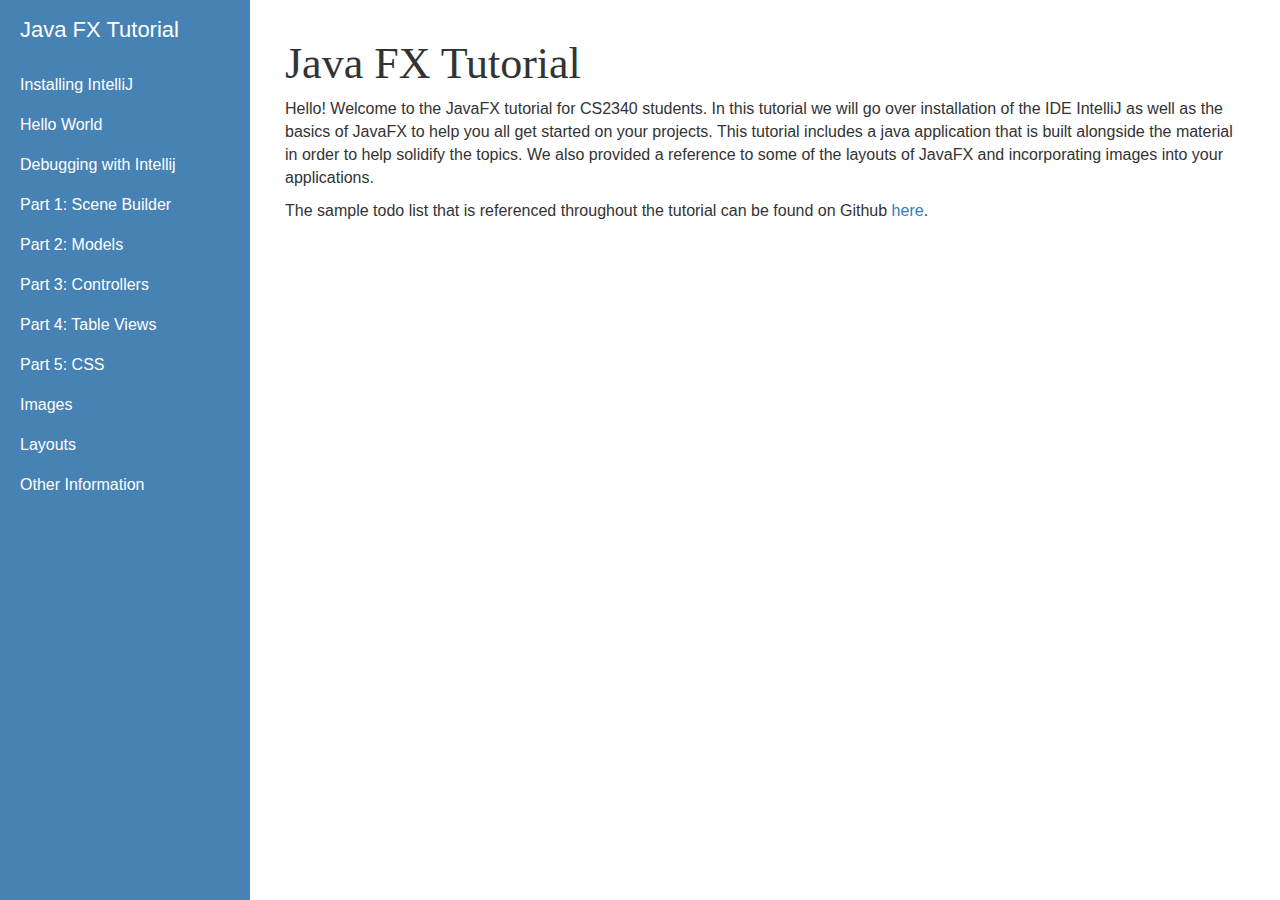
<file: index.html>
<!DOCTYPE html>
<html lang="en">

<head>

    <meta charset="utf-8">
    <meta http-equiv="X-UA-Compatible" content="IE=edge">
    <meta name="viewport" content="width=device-width, initial-scale=1">
    <meta name="description" content="">
    <meta name="author" content="">

    <title>IntelliJ Tutorial</title>
    <link rel="shortcut icon" type="image/png" href="images/intellij_icon.png" />

    <!-- Bootstrap Core CSS -->
    <link href="css/bootstrap.css" rel="stylesheet">

    <!-- Custom CSS -->
    <link href="css/simple-sidebar.css" rel="stylesheet">

    <!-- HTML5 Shim and Respond.js IE8 support of HTML5 elements and media queries -->
    <!-- WARNING: Respond.js doesn't work if you view the page via file:// -->
    <!--[if lt IE 9]>
        <script src="https://oss.maxcdn.com/libs/html5shiv/3.7.0/html5shiv.js"></script>
        <script src="https://oss.maxcdn.com/libs/respond.js/1.4.2/respond.min.js"></script>
    <![endif]-->

</head>

<body>

    <div id="wrapper">

        <!-- Sidebar -->
        <div id="sidebar-wrapper">
            <ul class="sidebar-nav">
                <li class="sidebar-brand">
                    <a href="index.html">
                        Java FX Tutorial
                    </a>
                </li>
                <li>
                    <a href="installing_intellij.html">Installing IntelliJ</a>
                </li>
                <li>
                    <a href="hello_world.html">Hello World</a>
                </li>
                <li>
                    <a href="debugging_intellij.html">Debugging with Intellij</a>
                </li>
                <li>
                    <a href="scene_builder.html">Part 1: Scene Builder</a>
                </li>
                <li>
                    <a href="models.html">Part 2: Models</a>
                </li>
                <li>
                    <a href="controllers.html">Part 3: Controllers</a>
                </li>
                <li>
                    <a href="table_view.html">Part 4: Table Views</a>
                </li>
                <li>
                    <a href="css_style_sheets.html">Part 5: CSS</a>
                </li>
                <li>
                    <a href="images.html">Images</a>
                </li>
                <li>
                    <a href="layouts.html">Layouts</a>
                </li>
                <li>
                    <a href="other.html">Other Information</a>
                </li>
            </ul>
        </div>
        <!-- /#sidebar-wrapper -->

        <!-- Page Content -->
        <div id="page-content-wrapper">
            <div class="container-fluid">
                <div class="row">
                    <div class="col-lg-12">
                        <h1>Java FX Tutorial</h1>
                        <!--<p>This template has a responsive menu toggling system. The menu will appear collapsed on smaller screens, and will appear non-collapsed on larger screens. When toggled using the button below, the menu will appear/disappear. On small screens, the page content will be pushed off canvas.</p>
                        <p>Make sure to keep all page content within the <code>#page-content-wrapper</code>.</p> -->
                        <p>Hello! Welcome to the JavaFX tutorial for CS2340 students. In this tutorial we will go over installation of the IDE IntelliJ as well as the basics of JavaFX to help you all get started on your projects. This tutorial includes a java application that is built alongside the material in order to help solidify the topics.  We also provided a reference to some of the layouts of JavaFX and incorporating images into your applications.</p>
                        <p>The sample todo list that is referenced throughout the tutorial can be found on Github <a href ="https://github.com/xgalloway/TooToDo-master" target="_blank">here</a>.</p>
                    </div>
                </div>
            </div>
        </div>
        <!-- /#page-content-wrapper -->

    </div>
    <!-- /#wrapper -->

    <!-- jQuery -->
    <script src="js/jquery.js"></script>

    <!-- Bootstrap Core JavaScript -->
    <script src="js/bootstrap.min.js"></script>

    <!-- Menu Toggle Script -->
    <script>
    $("#menu-toggle").click(function(e) {
        e.preventDefault();
        $("#wrapper").toggleClass("toggled");
    });
    </script>

</body>

</html>
</file>
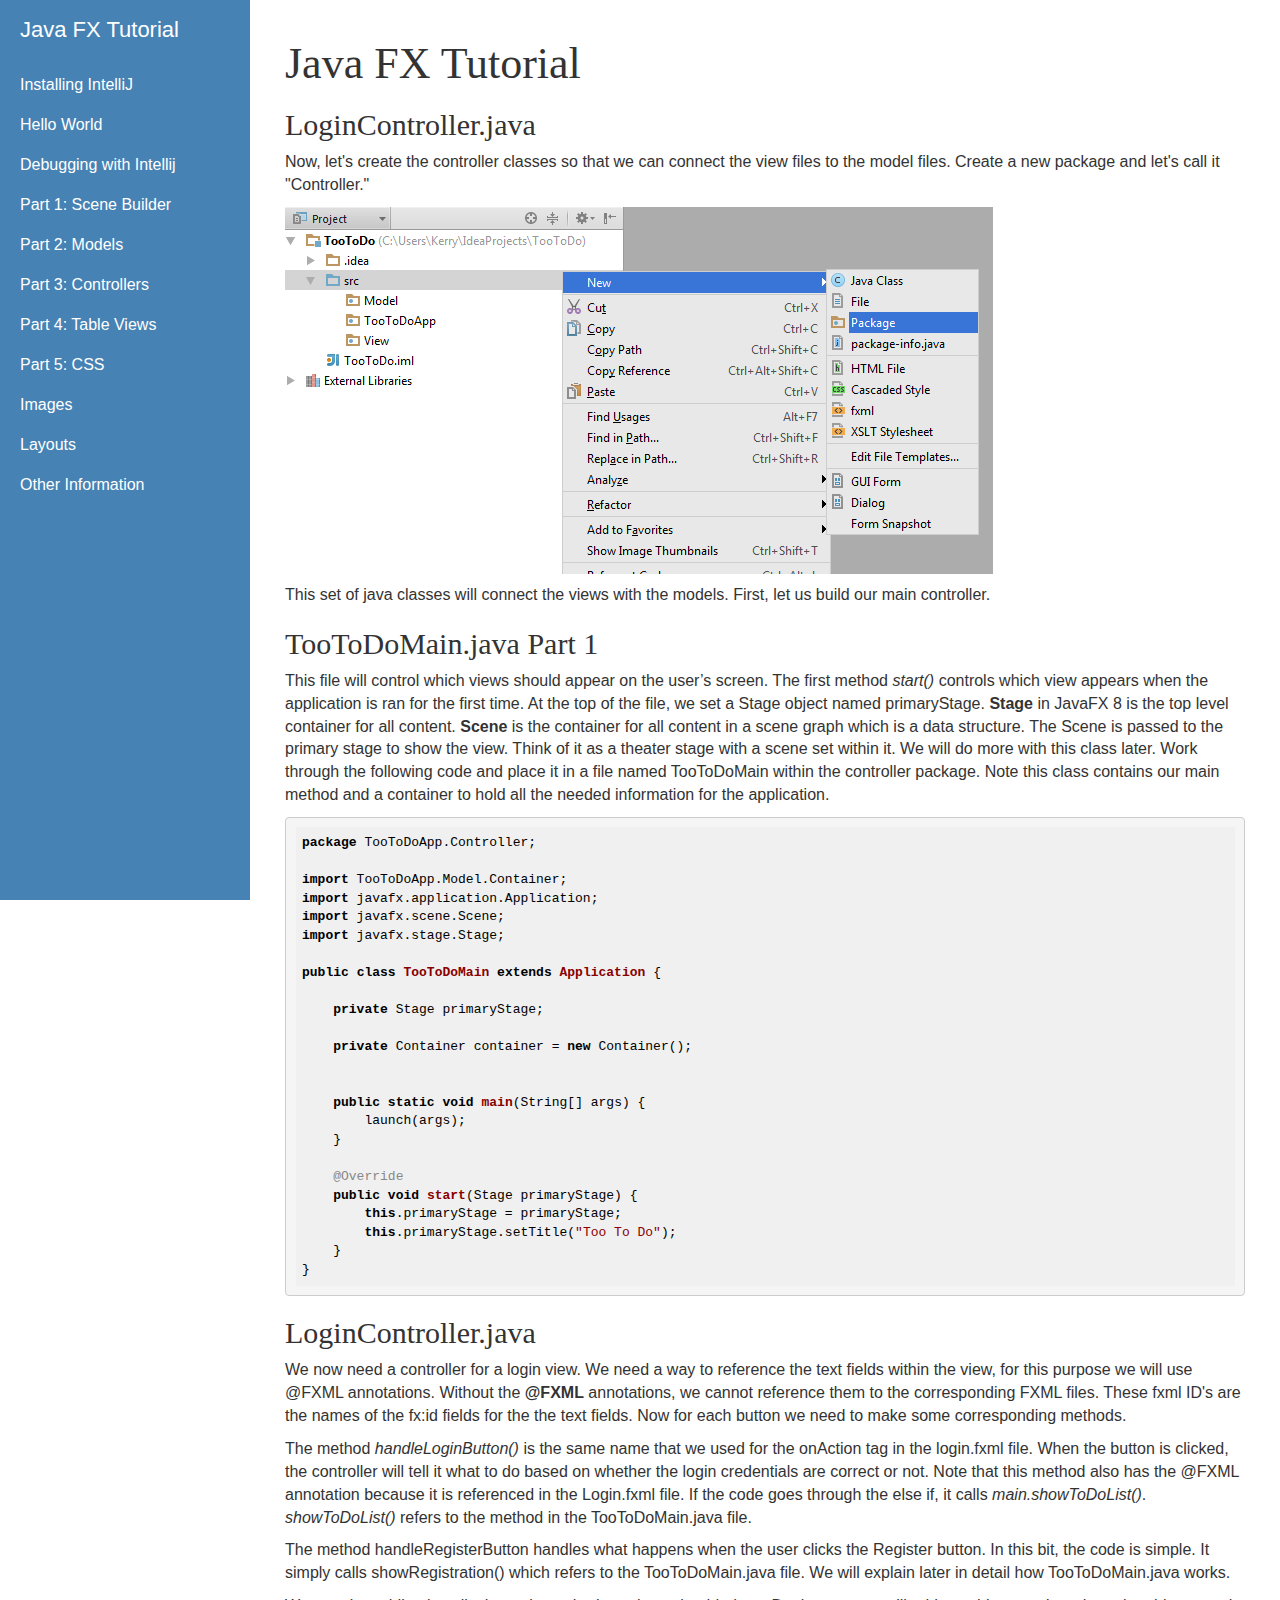
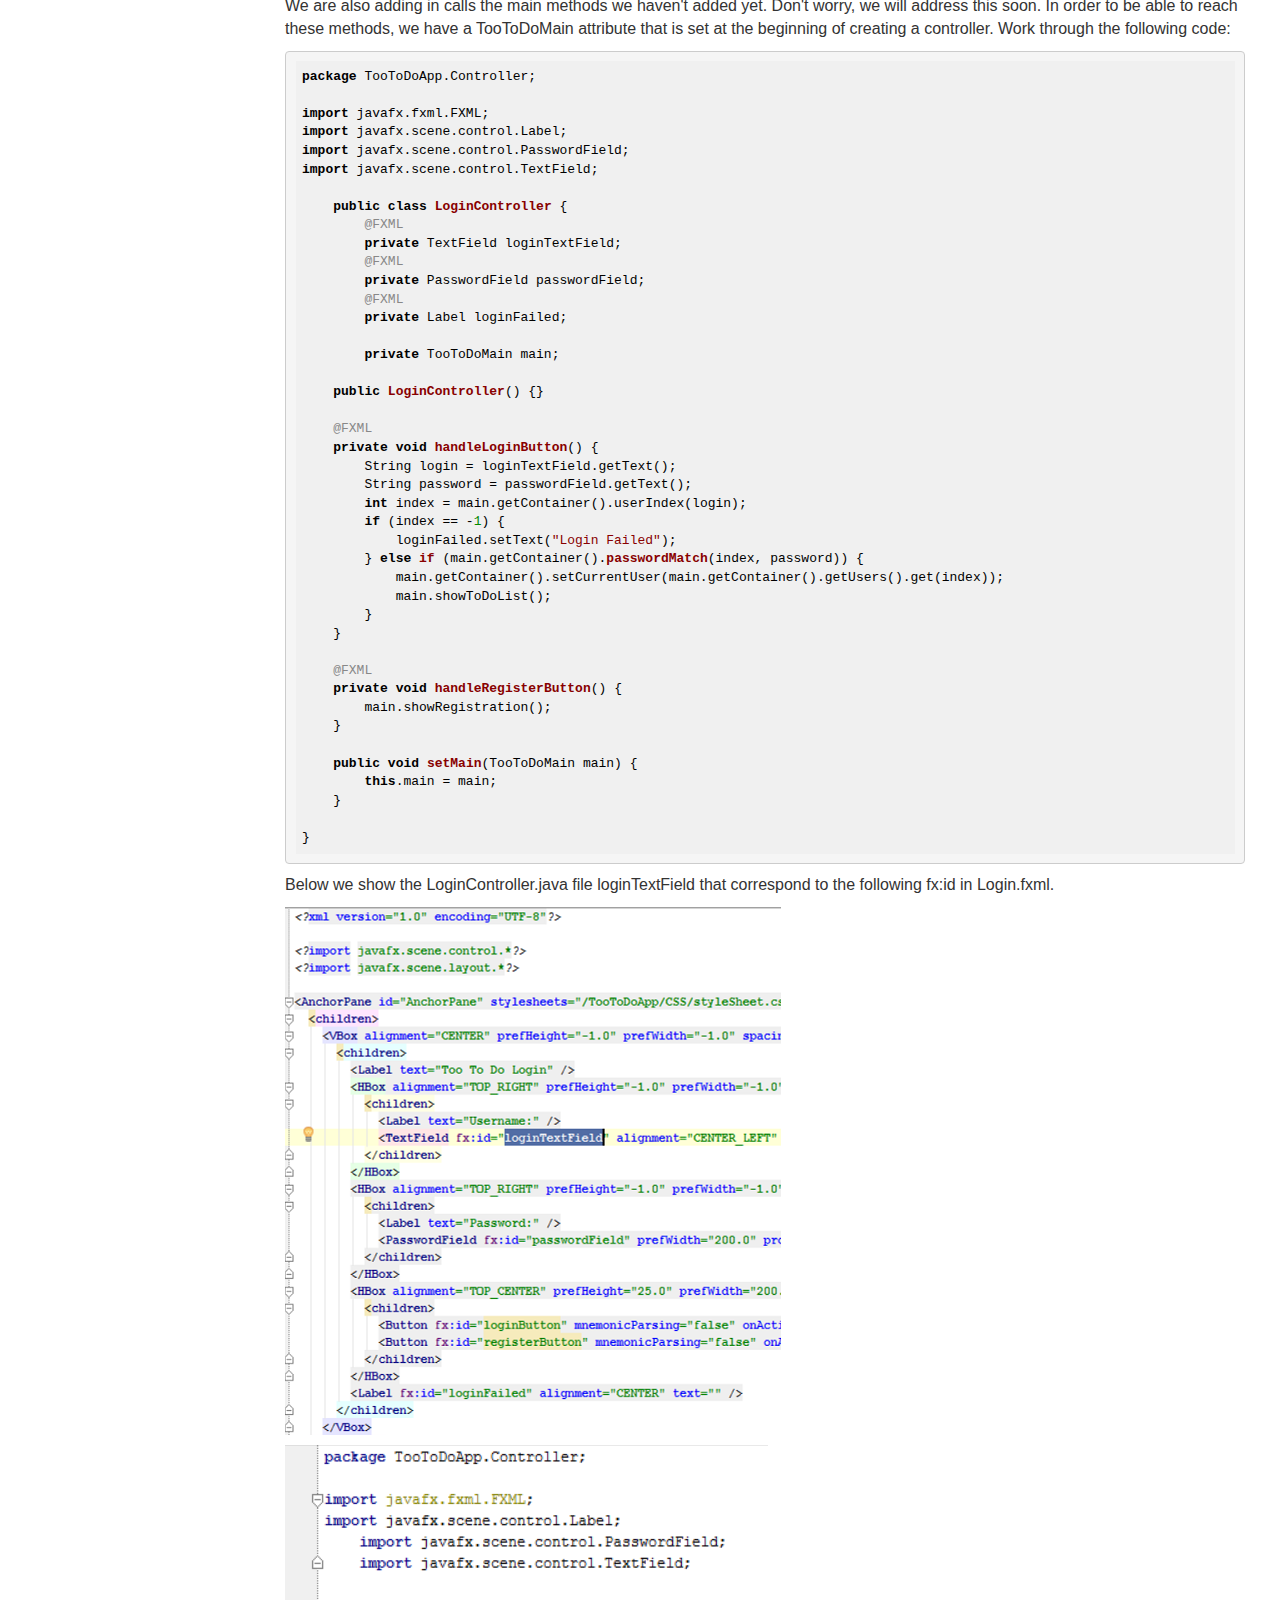
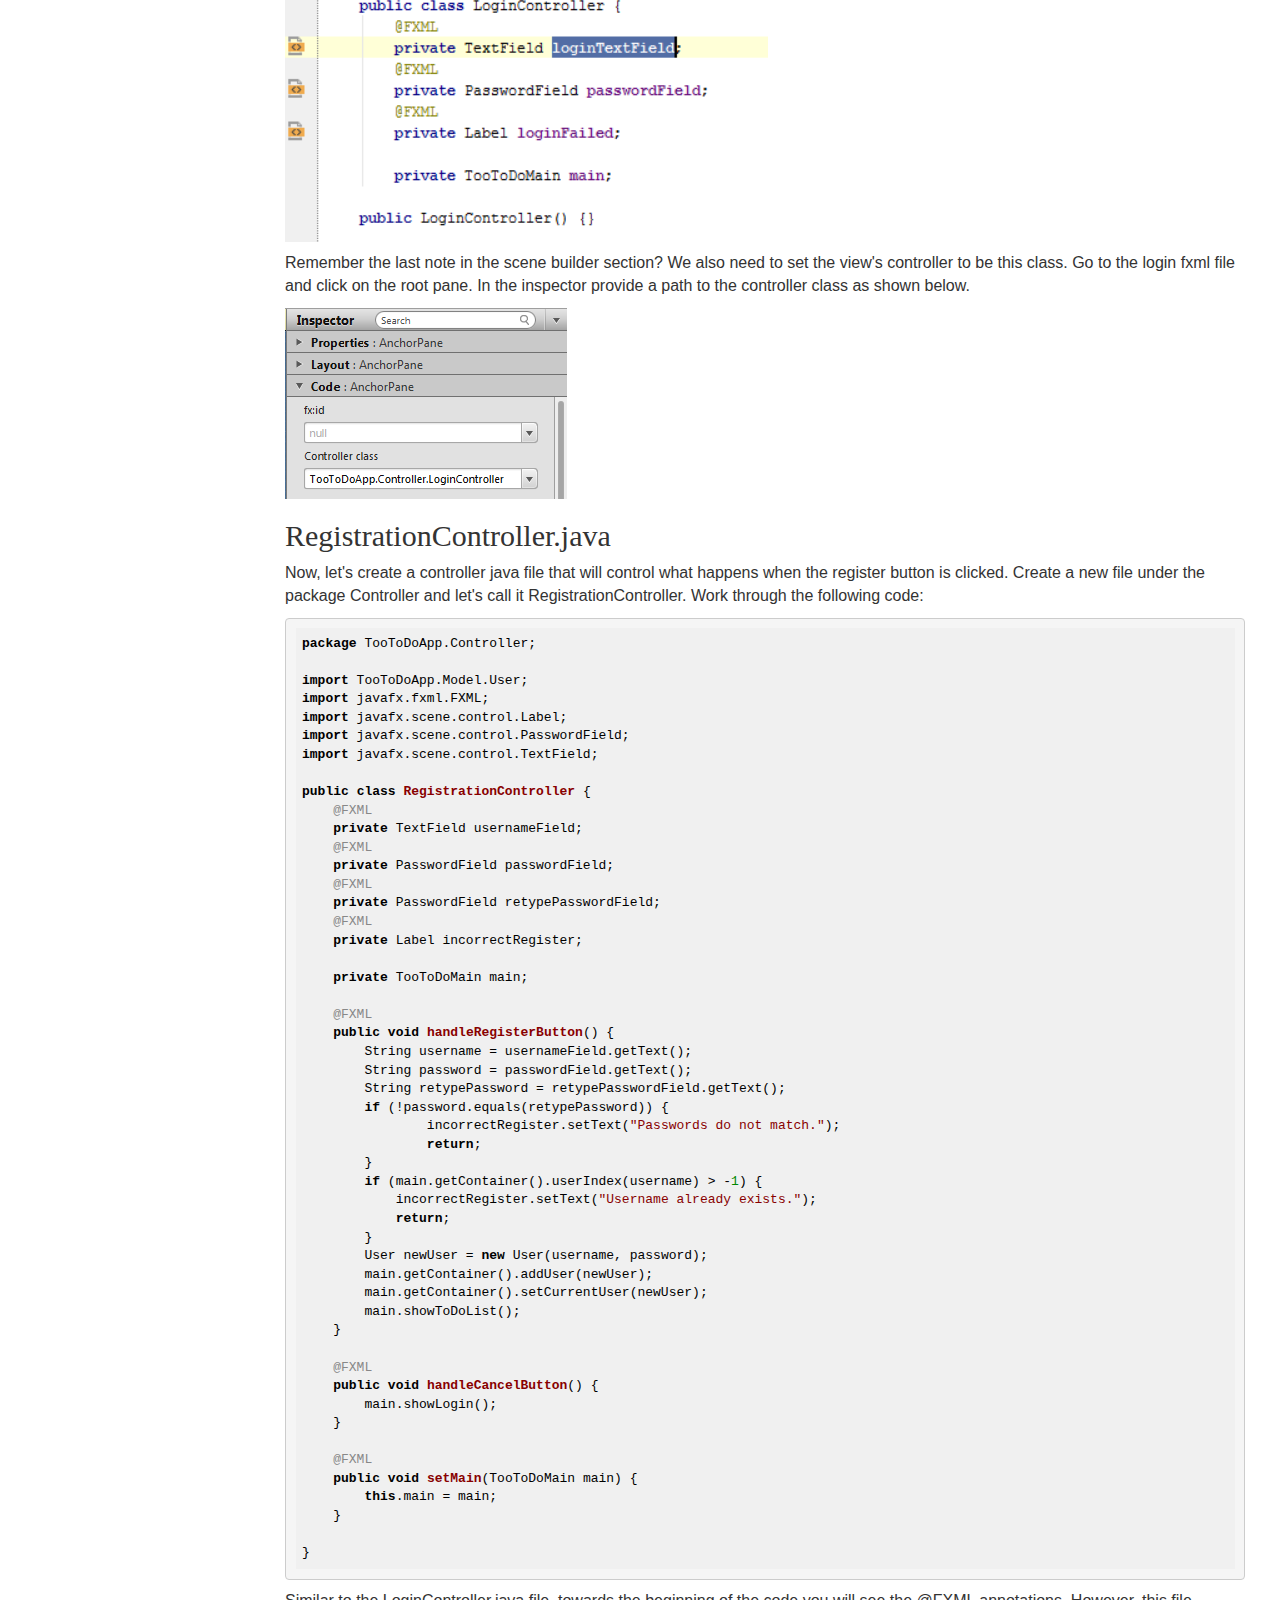
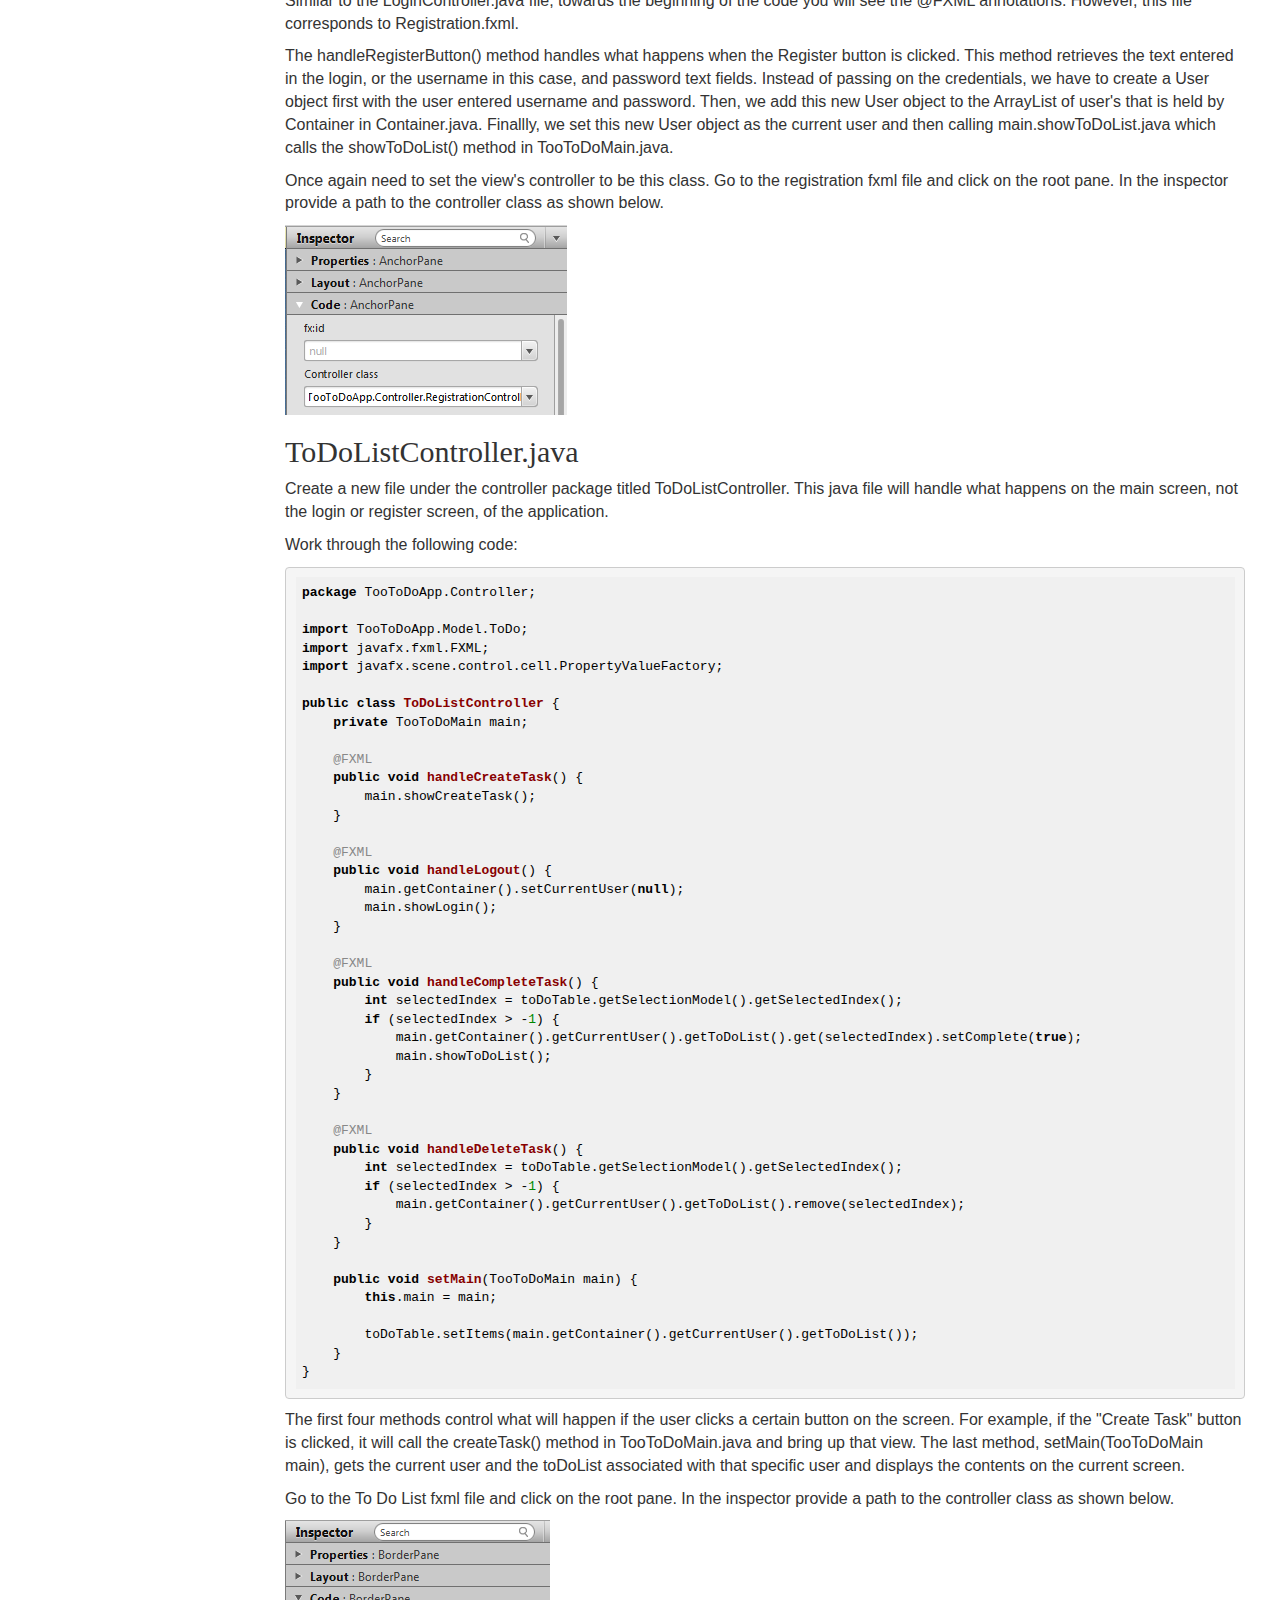
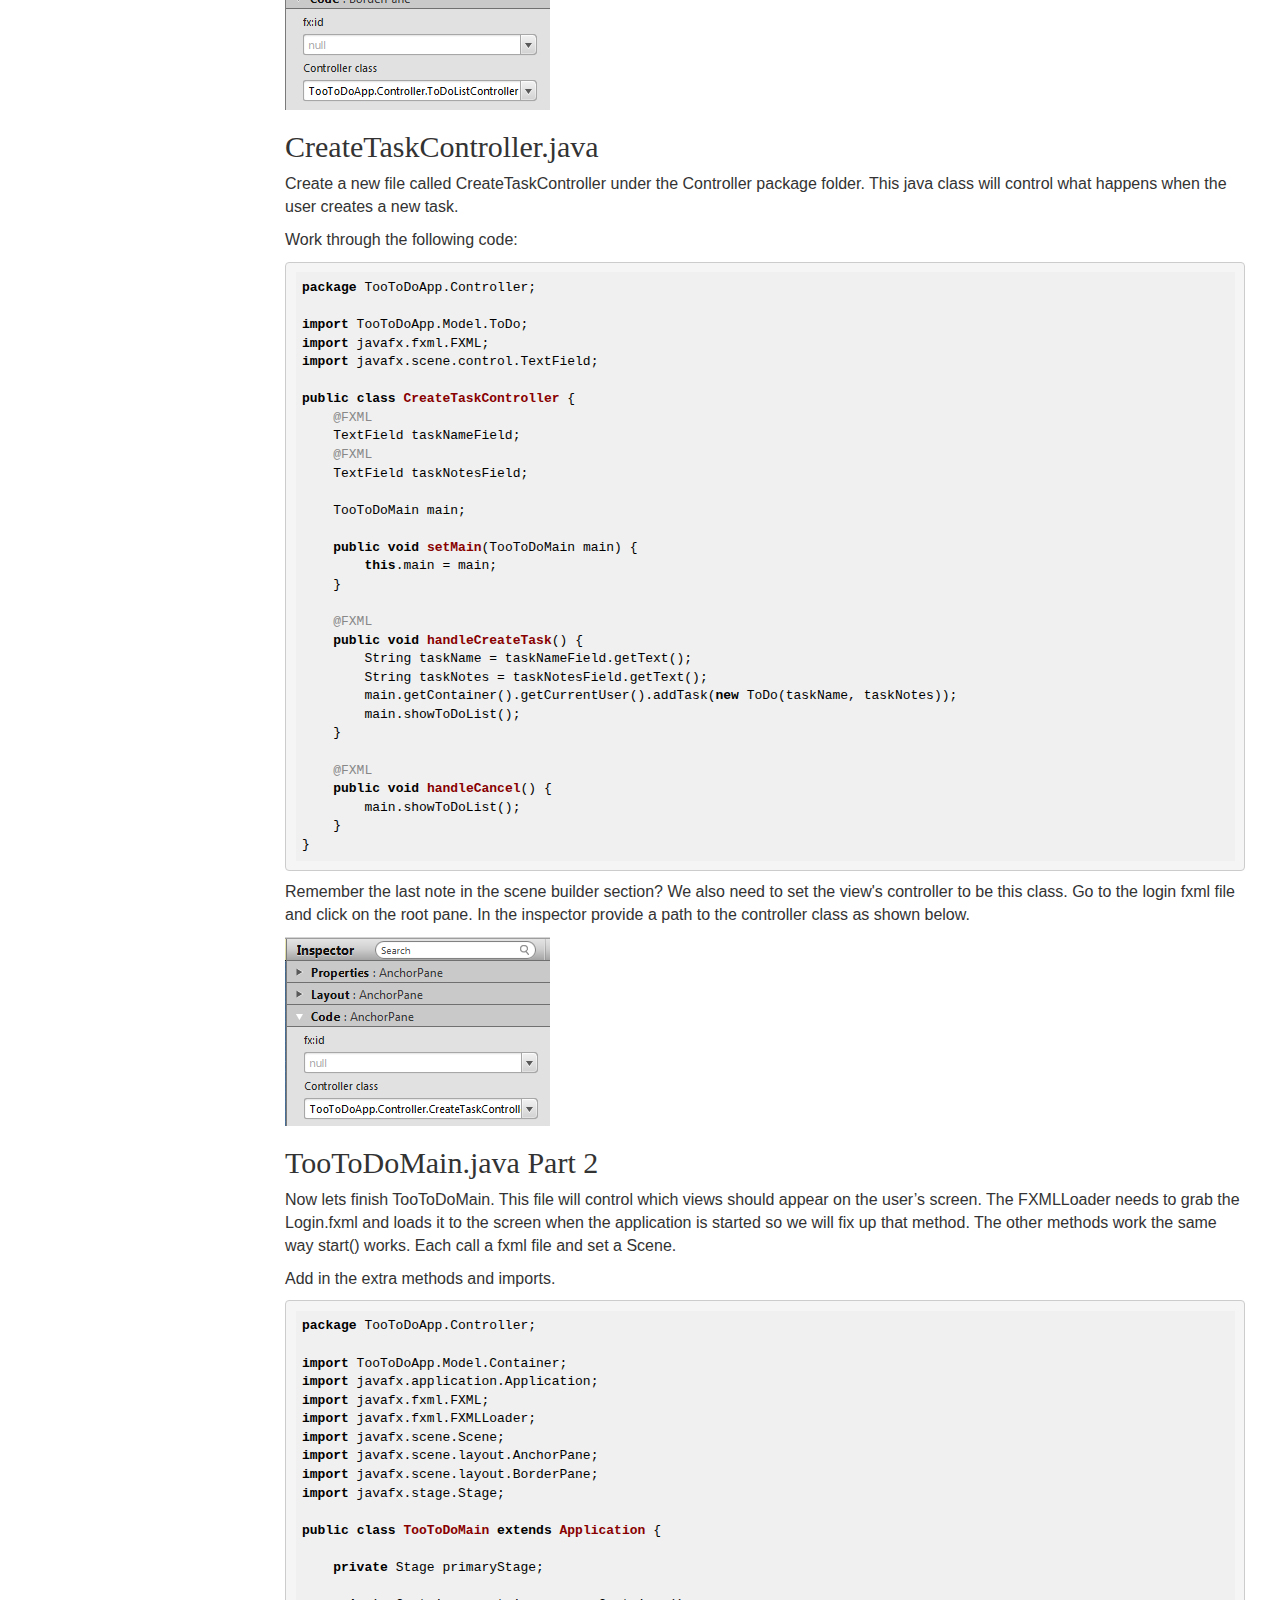
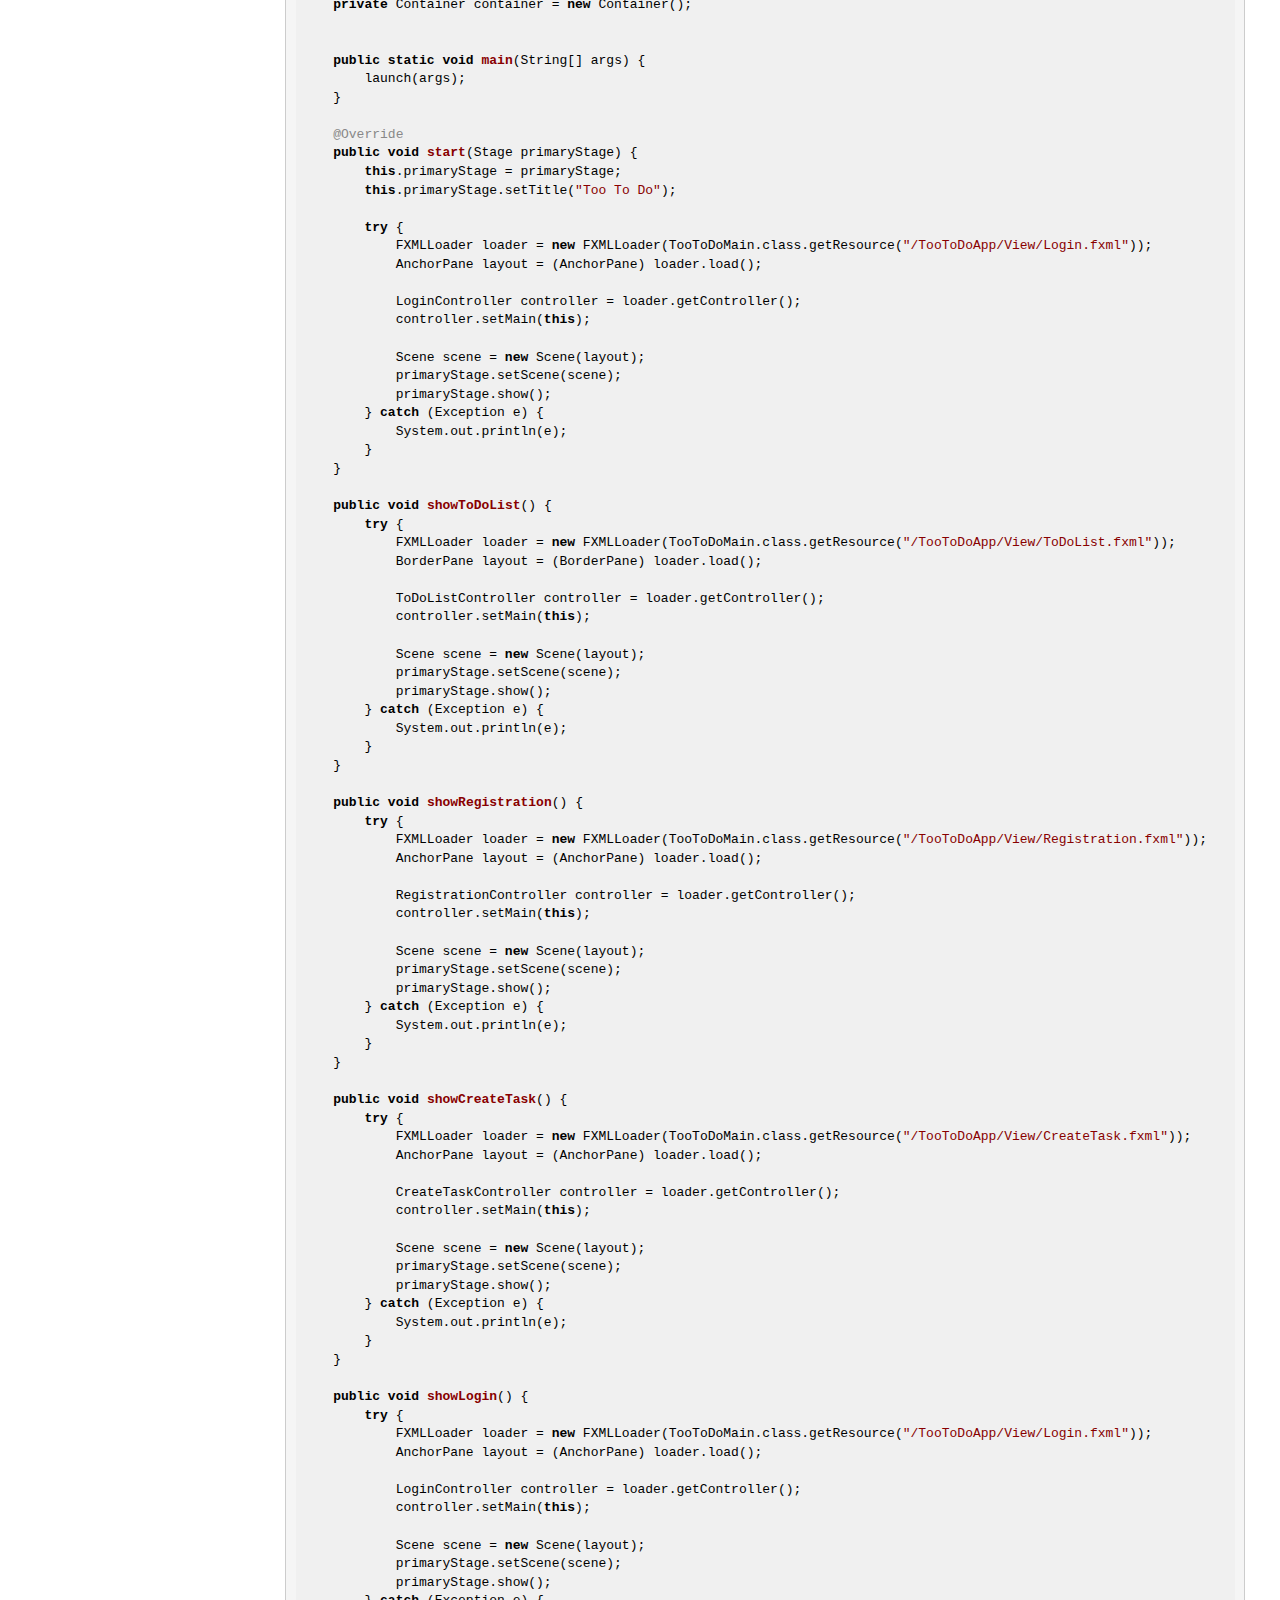
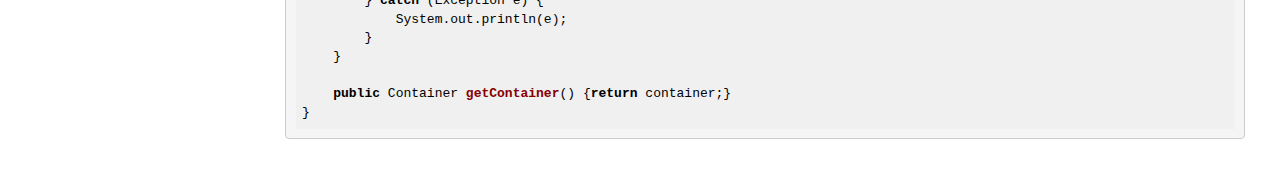
<file: Controllers.html>
<!DOCTYPE html>
<html lang="en">

<head>

    <meta charset="utf-8">
    <meta http-equiv="X-UA-Compatible" content="IE=edge">
    <meta name="viewport" content="width=device-width, initial-scale=1">
    <meta name="description" content="">
    <meta name="author" content="">

    <title>IntelliJ Tutorial</title>
    <link rel="shortcut icon" type="image/png" href="images/intellij_icon.png" />

    <!-- Bootstrap Core CSS -->
    <link href="css/bootstrap.css" rel="stylesheet">

    <!-- Custom CSS -->
    <link href="css/simple-sidebar.css" rel="stylesheet">

    <!-- HTML5 Shim and Respond.js IE8 support of HTML5 elements and media queries -->
    <!-- WARNING: Respond.js doesn't work if you view the page via file:// -->
    <!--[if lt IE 9]>
        <script src="https://oss.maxcdn.com/libs/html5shiv/3.7.0/html5shiv.js"></script>
        <script src="https://oss.maxcdn.com/libs/respond.js/1.4.2/respond.min.js"></script>
    <![endif]-->

    <link rel="stylesheet" href="highlight/styles/default.css">
    <script src="highlight/highlight.pack.js"></script>
    <script>hljs.initHighlightingOnLoad();</script>

</head>

<body>

    <div id="wrapper">

        <!-- Sidebar -->
        <div id="sidebar-wrapper">
            <ul class="sidebar-nav">
                <li class="sidebar-brand">
                    <a href="index.html">
                        Java FX Tutorial
                    </a>
                </li>
                <li>
                    <a href="installing_intellij.html">Installing IntelliJ</a>
                </li>
                <li>
                    <a href="hello_world.html">Hello World</a>
                </li>
                <li>
                    <a href="debugging_intellij.html">Debugging with Intellij</a>
                </li>
                <li>
                    <a href="scene_builder.html">Part 1: Scene Builder</a>
                </li>
                <li>
                    <a href="models.html">Part 2: Models</a>
                </li>
                <li>
                    <a href="controllers.html">Part 3: Controllers</a>
                </li>
                <li>
                    <a href="table_view.html">Part 4: Table Views</a>
                </li>
                <li>
                    <a href="css_style_sheets.html">Part 5: CSS</a>
                </li>
                <li>
                    <a href="images.html">Images</a>
                </li>
                <li>
                    <a href="layouts.html">Layouts</a>
                </li>
                <li>
                    <a href="other.html">Other Information</a>
                </li>
            </ul>
        </div>
        <!-- /#sidebar-wrapper -->

        <!-- Page Content -->
        <div id="page-content-wrapper">
            <div class="container-fluid">
                <div class="row">
                    <div class="col-lg-12">
                        <h1>Java FX Tutorial</h1>
                        
<h2>LoginController.java </h2>

<p>
Now, let's create the controller classes so that we can connect the view files to the model files. Create a new package and let's call it "Controller."
</p>

<p>
<img src="images/Controller/ControllerNewPackage.png" alt="Controller New Package">
</p>

<p>This set of java classes will connect the views with the models.  First, let us build our main controller.</p>
<h2>TooToDoMain.java Part 1</h2>
<p>
This file will control which views should appear on the user’s screen. 
The first method <i>start()</i> controls which view appears when the application is ran for the first time. 
At the top of the file, we set a Stage object named primaryStage. 
<b>Stage</b> in JavaFX 8 is the top level container for all content. <b>Scene</b> is the container for all content in a scene graph which is a data structure. The Scene is passed to the primary stage to show the view.  Think of it as a theater stage with a scene set within it. We will do more with this class later. Work through the following code and place it in a file named TooToDoMain within the controller package.  Note this class contains our main method and a container to hold all the needed information for the application.</p>
</p>
<pre><code class="java">package TooToDoApp.Controller;

import TooToDoApp.Model.Container;
import javafx.application.Application;
import javafx.scene.Scene;
import javafx.stage.Stage;

public class TooToDoMain extends Application {

    private Stage primaryStage;

    private Container container = new Container();


    public static void main(String[] args) {
        launch(args);
    }

    @Override
    public void start(Stage primaryStage) {
        this.primaryStage = primaryStage;
        this.primaryStage.setTitle("Too To Do");
    }
}
</code></pre>

<h2>LoginController.java </h2>
<p>We now need a controller for a login view.  We need a way to reference the text fields within the view, for this purpose we will use @FXML annotations.  Without the <b>@FXML</b> annotations, we cannot reference them to the corresponding FXML files. These fxml ID's are the names of the fx:id fields for the the text fields.  Now for each button we need to make some corresponding methods.</p>
<p>
The method <i>handleLoginButton()</i> is the same name that we used for the onAction tag in the login.fxml file. 
When the button is clicked, the controller will tell it what to do based on whether the login credentials are correct or not. Note that this method also has the @FXML annotation because it is referenced in the Login.fxml file. If the code goes through the else if, it calls <i>main.showToDoList()</i>. <i>showToDoList()</i> refers to the method in the TooToDoMain.java file. 
</p>
<p>
The method handleRegisterButton handles what happens when the user clicks the Register button. In this bit, the code is simple. It simply calls showRegistration() which refers to the TooToDoMain.java file. We will explain later in detail how TooToDoMain.java works. 
</p>
<p>We are also adding in calls the main methods we haven't added yet.  Don't worry, we will address this soon.  In order to be able to reach these methods, we have a TooToDoMain attribute that is set at the beginning of creating a controller.  Work through the following code:</p>

<pre><code class="java">package TooToDoApp.Controller;

import javafx.fxml.FXML;
import javafx.scene.control.Label;
import javafx.scene.control.PasswordField;
import javafx.scene.control.TextField;

    public class LoginController {
        @FXML
        private TextField loginTextField;
        @FXML
        private PasswordField passwordField;
        @FXML
        private Label loginFailed;

        private TooToDoMain main;

    public LoginController() {}

    @FXML
    private void handleLoginButton() {
        String login = loginTextField.getText();
        String password = passwordField.getText();
        int index = main.getContainer().userIndex(login);
        if (index == -1) {
            loginFailed.setText("Login Failed");
        } else if (main.getContainer().passwordMatch(index, password)) {
            main.getContainer().setCurrentUser(main.getContainer().getUsers().get(index));
            main.showToDoList();
        }
    }

    @FXML
    private void handleRegisterButton() {
        main.showRegistration();
    }

    public void setMain(TooToDoMain main) {
        this.main = main;
    }

}</code></pre>

<p>
Below we show the LoginController.java file loginTextField that correspond to the following fx:id in Login.fxml.
</p>
<p>
<img src="images/Controller/Controller_fxmlid_1.png" alt="Fxml ID">
</p>

<p>
<img src="images/Controller/Controller_fxmlid_2.png" alt="Fxml ID">
</p>
<p> Remember the last note in the scene builder section? We also need to set the view's controller to be this class.  Go to the login fxml file and click on the root pane. In the inspector provide a path to the controller class as shown below.</p>
<img src="images/Controller/LoginControllerClass.png" alt="Login Controller Class">
<h2>RegistrationController.java </h2>

<p>Now, let's create a controller java file that will control what happens when the register button is clicked. Create a new file under the package Controller and let's call it RegistrationController.   Work through the following code:</p>

<pre><code class="java">package TooToDoApp.Controller;

import TooToDoApp.Model.User;
import javafx.fxml.FXML;
import javafx.scene.control.Label;
import javafx.scene.control.PasswordField;
import javafx.scene.control.TextField;

public class RegistrationController {
    @FXML
    private TextField usernameField;
    @FXML
    private PasswordField passwordField;
    @FXML
    private PasswordField retypePasswordField;
    @FXML
    private Label incorrectRegister;

    private TooToDoMain main;

    @FXML
    public void handleRegisterButton() {
        String username = usernameField.getText();
        String password = passwordField.getText();
        String retypePassword = retypePasswordField.getText();
        if (!password.equals(retypePassword)) {
                incorrectRegister.setText("Passwords do not match.");
                return;
        }
        if (main.getContainer().userIndex(username) > -1) {
            incorrectRegister.setText("Username already exists.");
            return;
        }
        User newUser = new User(username, password);
        main.getContainer().addUser(newUser);
        main.getContainer().setCurrentUser(newUser);
        main.showToDoList();
    }

    @FXML
    public void handleCancelButton() {
        main.showLogin();
    }

    @FXML
    public void setMain(TooToDoMain main) {
        this.main = main;
    }

}</code></pre>

<p>
Similar to the LoginController.java file, towards the beginning of the code you will see the @FXML annotations. However, this file corresponds to Registration.fxml. 
</p>

<p>
The handleRegisterButton() method handles what happens when the Register button is clicked. This method retrieves the text entered in the login, or the username in this case, and password text fields. Instead of passing on the credentials, we have to create a User object first with the user entered username and password. Then, we add this new User object to the ArrayList of user's that is held by Container in Container.java. Finallly, we set this new User object as the current user and then calling main.showToDoList.java which calls the showToDoList() method in TooToDoMain.java. 
</p>
<p>Once again need to set the view's controller to be this class.  Go to the registration fxml file and click on the root pane. In the inspector provide a path to the controller class as shown below.</p>
<img src="images/Controller/RegistrationControllerClass.png" alt="Registration Controller Class">

<h2>ToDoListController.java</h2>
<p>Create a new file under the controller package titled ToDoListController. This java file will handle what happens on the main screen, not the login or register screen, of the application.</p>

<p>  Work through the following code:</p>
<pre><code class="java">package TooToDoApp.Controller;

import TooToDoApp.Model.ToDo;
import javafx.fxml.FXML;
import javafx.scene.control.cell.PropertyValueFactory;

public class ToDoListController {
    private TooToDoMain main;

    @FXML
    public void handleCreateTask() {
        main.showCreateTask();
    }

    @FXML
    public void handleLogout() {
        main.getContainer().setCurrentUser(null);
        main.showLogin();
    }

    @FXML
    public void handleCompleteTask() {
        int selectedIndex = toDoTable.getSelectionModel().getSelectedIndex();
        if (selectedIndex > -1) {
            main.getContainer().getCurrentUser().getToDoList().get(selectedIndex).setComplete(true);
            main.showToDoList();
        }
    }

    @FXML
    public void handleDeleteTask() {
        int selectedIndex = toDoTable.getSelectionModel().getSelectedIndex();
        if (selectedIndex > -1) {
            main.getContainer().getCurrentUser().getToDoList().remove(selectedIndex);
        }
    }

    public void setMain(TooToDoMain main) {
        this.main = main;

        toDoTable.setItems(main.getContainer().getCurrentUser().getToDoList());
    }
}
</code></pre>
<p>
The first four methods control what will happen if the user clicks a certain button on the screen. For example, if the "Create Task" button is clicked, it will call the createTask() method in TooToDoMain.java and bring up that view. The last method, setMain(TooToDoMain main), gets the current user and the toDoList associated with that specific user and displays the contents on the current screen. 
</p>
<p> Go to the To Do List fxml file and click on the root pane. In the inspector provide a path to the controller class as shown below.</p>
<img src="images/Controller/ToDoListControllerClass.png" alt="To Do List Controller Class">


<h2>CreateTaskController.java</h2>
<p>Create a new file called CreateTaskController under the Controller package folder. This java class will control what happens when the user creates a new task.</p>

<p>Work through the following code:</p>
<pre><code class="java">package TooToDoApp.Controller;

import TooToDoApp.Model.ToDo;
import javafx.fxml.FXML;
import javafx.scene.control.TextField;

public class CreateTaskController {
    @FXML
    TextField taskNameField;
    @FXML
    TextField taskNotesField;

    TooToDoMain main;

    public void setMain(TooToDoMain main) {
        this.main = main;
    }

    @FXML
    public void handleCreateTask() {
        String taskName = taskNameField.getText();
        String taskNotes = taskNotesField.getText();
        main.getContainer().getCurrentUser().addTask(new ToDo(taskName, taskNotes));
        main.showToDoList();
    }

    @FXML
    public void handleCancel() {
        main.showToDoList();
    }
}
</code></pre>
<p> Remember the last note in the scene builder section? We also need to set the view's controller to be this class.  Go to the login fxml file and click on the root pane. In the inspector provide a path to the controller class as shown below.</p>
<img src="images/Controller/CreateTaskControllerClass.png" alt="Create Task Controller Class">
<h2>TooToDoMain.java Part 2</h2>
<p>
Now lets finish TooToDoMain. This file will control which views should appear on the user’s screen. 
The FXMLLoader needs to grab the Login.fxml and loads it to the screen when the application is started so we will fix up that method. The other methods work the same way start() works. Each call a fxml file and set a Scene. 
</p>
<p>
Add in the extra methods and imports.</p>
<pre><code class="java">package TooToDoApp.Controller;

import TooToDoApp.Model.Container;
import javafx.application.Application;
import javafx.fxml.FXML;
import javafx.fxml.FXMLLoader;
import javafx.scene.Scene;
import javafx.scene.layout.AnchorPane;
import javafx.scene.layout.BorderPane;
import javafx.stage.Stage;

public class TooToDoMain extends Application {

    private Stage primaryStage;

    private Container container = new Container();


    public static void main(String[] args) {
        launch(args);
    }

    @Override
    public void start(Stage primaryStage) {
        this.primaryStage = primaryStage;
        this.primaryStage.setTitle("Too To Do");

        try {
            FXMLLoader loader = new FXMLLoader(TooToDoMain.class.getResource("/TooToDoApp/View/Login.fxml"));
            AnchorPane layout = (AnchorPane) loader.load();

            LoginController controller = loader.getController();
            controller.setMain(this);

            Scene scene = new Scene(layout);
            primaryStage.setScene(scene);
            primaryStage.show();
        } catch (Exception e) {
            System.out.println(e);
        }
    }

    public void showToDoList() {
        try {
            FXMLLoader loader = new FXMLLoader(TooToDoMain.class.getResource("/TooToDoApp/View/ToDoList.fxml"));
            BorderPane layout = (BorderPane) loader.load();

            ToDoListController controller = loader.getController();
            controller.setMain(this);

            Scene scene = new Scene(layout);
            primaryStage.setScene(scene);
            primaryStage.show();
        } catch (Exception e) {
            System.out.println(e);
        }
    }

    public void showRegistration() {
        try {
            FXMLLoader loader = new FXMLLoader(TooToDoMain.class.getResource("/TooToDoApp/View/Registration.fxml"));
            AnchorPane layout = (AnchorPane) loader.load();

            RegistrationController controller = loader.getController();
            controller.setMain(this);

            Scene scene = new Scene(layout);
            primaryStage.setScene(scene);
            primaryStage.show();
        } catch (Exception e) {
            System.out.println(e);
        }
    }

    public void showCreateTask() {
        try {
            FXMLLoader loader = new FXMLLoader(TooToDoMain.class.getResource("/TooToDoApp/View/CreateTask.fxml"));
            AnchorPane layout = (AnchorPane) loader.load();

            CreateTaskController controller = loader.getController();
            controller.setMain(this);

            Scene scene = new Scene(layout);
            primaryStage.setScene(scene);
            primaryStage.show();
        } catch (Exception e) {
            System.out.println(e);
        }
    }

    public void showLogin() {
        try {
            FXMLLoader loader = new FXMLLoader(TooToDoMain.class.getResource("/TooToDoApp/View/Login.fxml"));
            AnchorPane layout = (AnchorPane) loader.load();

            LoginController controller = loader.getController();
            controller.setMain(this);

            Scene scene = new Scene(layout);
            primaryStage.setScene(scene);
            primaryStage.show();
        } catch (Exception e) {
            System.out.println(e);
        }
    }

    public Container getContainer() {return container;}
}
</code></pre>
                    </div>
                </div>
            </div>
        </div>
        <!-- /#page-content-wrapper -->

    </div>
    <!-- /#wrapper -->

    <!-- jQuery -->
    <script src="js/jquery.js"></script>

    <!-- Bootstrap Core JavaScript -->
    <script src="js/bootstrap.min.js"></script>

    <!-- Menu Toggle Script -->
    <script>
    $("#menu-toggle").click(function(e) {
        e.preventDefault();
        $("#wrapper").toggleClass("toggled");
    });
    </script>

</body>

</html>
</file>
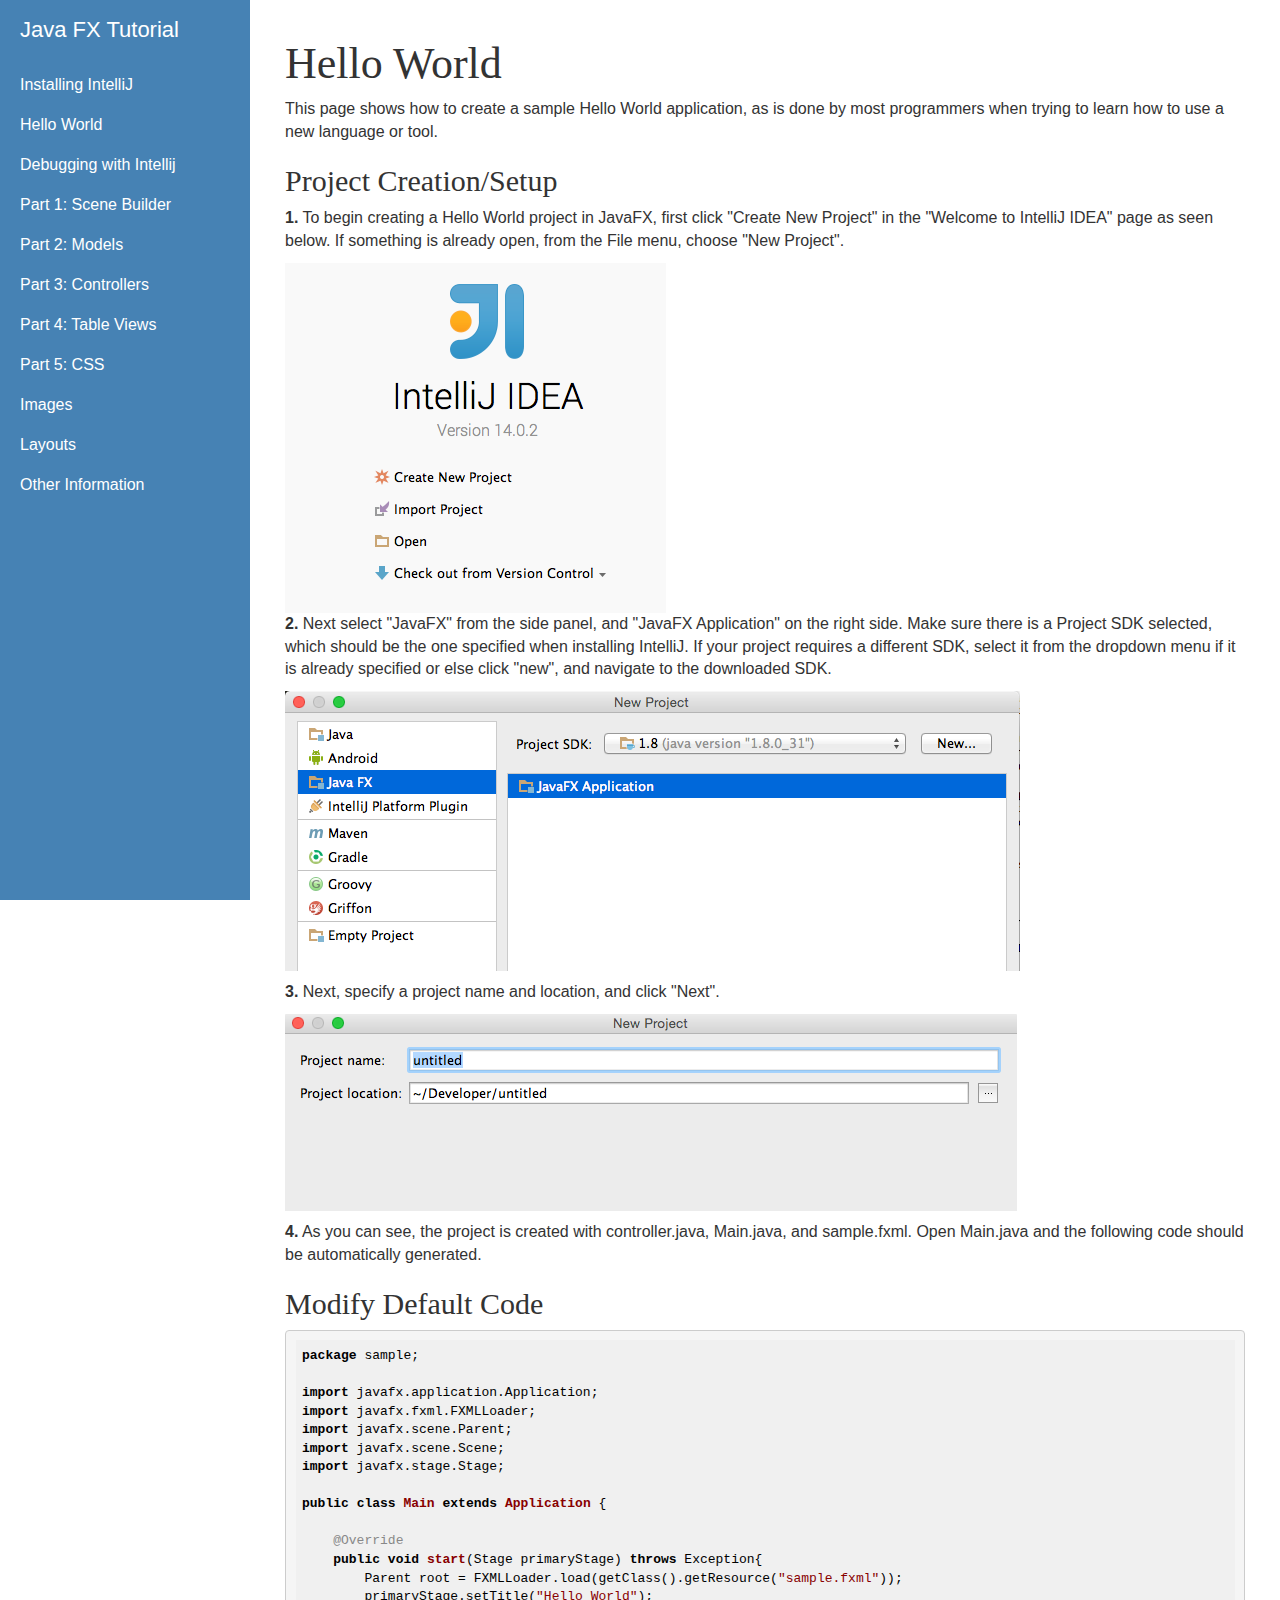
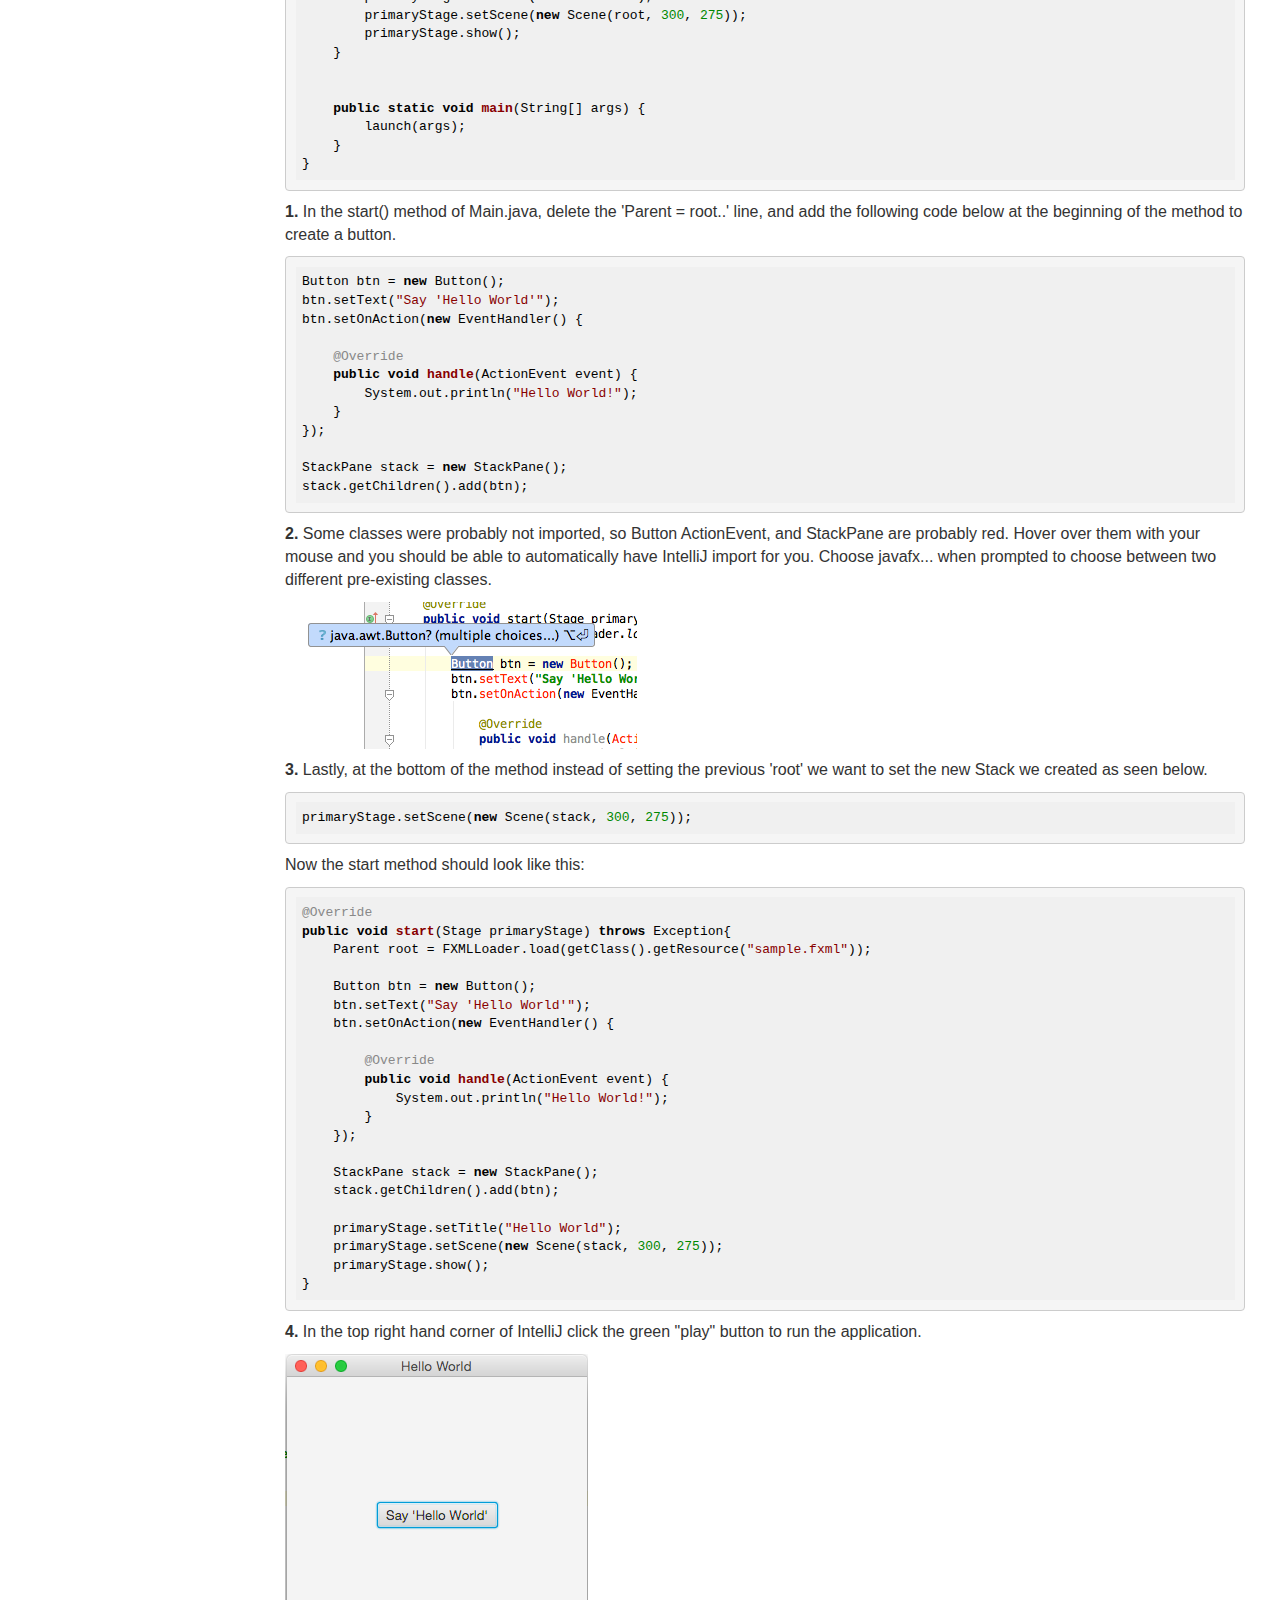
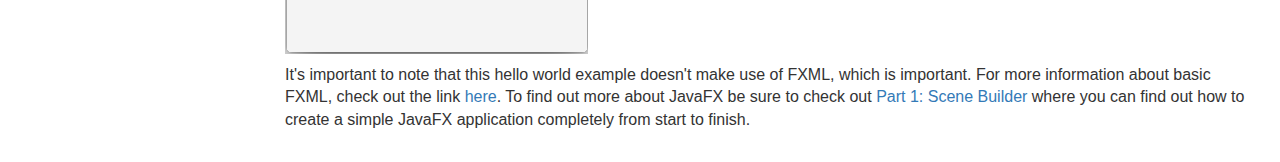
<file: hello_world.html>
<!DOCTYPE html>
<html lang="en">

<head>

    <meta charset="utf-8">
    <meta http-equiv="X-UA-Compatible" content="IE=edge">
    <meta name="viewport" content="width=device-width, initial-scale=1">
    <meta name="description" content="">
    <meta name="author" content="">

    <title>Hello World</title>
    <link rel="shortcut icon" type="image/png" href="images/intellij_icon.png" />

    <!-- Bootstrap Core CSS -->
    <link href="css/bootstrap.css" rel="stylesheet">

    <!-- Custom CSS -->
    <link href="css/simple-sidebar.css" rel="stylesheet">

    <!-- HTML5 Shim and Respond.js IE8 support of HTML5 elements and media queries -->
    <!-- WARNING: Respond.js doesn't work if you view the page via file:// -->
    <!--[if lt IE 9]>
        <script src="https://oss.maxcdn.com/libs/html5shiv/3.7.0/html5shiv.js"></script>
        <script src="https://oss.maxcdn.com/libs/respond.js/1.4.2/respond.min.js"></script>
    <![endif]-->

    <link rel="stylesheet" href="highlight/styles/default.css">
    <script src="highlight/highlight.pack.js"></script>
    <script>hljs.initHighlightingOnLoad();</script>

</head>

<body>

    <div id="wrapper">

        <!-- Sidebar -->
        <div id="sidebar-wrapper">
            <ul class="sidebar-nav">
                <li class="sidebar-brand">
                    <a href="index.html">
                        Java FX Tutorial
                    </a>
                </li>
                <li>
                    <a href="installing_intellij.html">Installing IntelliJ</a>
                </li>
                <li>
                    <a href="hello_world.html">Hello World</a>
                </li>
                <li>
                    <a href="debugging_intellij.html">Debugging with Intellij</a>
                </li>
                <li>
                    <a href="scene_builder.html">Part 1: Scene Builder</a>
                </li>
                <li>
                    <a href="models.html">Part 2: Models</a>
                </li>
                <li>
                    <a href="controllers.html">Part 3: Controllers</a>
                </li>
                <li>
                    <a href="table_view.html">Part 4: Table Views</a>
                </li>
                <li>
                    <a href="css_style_sheets.html">Part 5: CSS</a>
                </li>                
                <li>
                    <a href="images.html">Images</a>
                </li>
                <li>
                    <a href="layouts.html">Layouts</a>
                </li>
                <li>
                    <a href="other.html">Other Information</a>
                </li>
            </ul>
        </div>
        <!-- /#sidebar-wrapper -->

        <!-- Page Content -->
        <div id="page-content-wrapper">
            <div class="container-fluid">
                <div class="row">
                    <div class="col-lg-12">
                        <h1>Hello World</h1>
                        <p>This page shows how to create a sample Hello World application, as is done by most programmers when trying to learn how to use a new language or tool.</p>
                        <h2>Project Creation/Setup</h2>
                        <p><b>1.</b> To begin creating a Hello World project in JavaFX, first click "Create New Project" in the "Welcome to IntelliJ IDEA" page as seen below. If something is already open, from the File menu, choose "New Project". </p>
                        <img src="images/HelloWorld/hello_world_new_project.png" alt="IntelliJ new project page">

                        <p><b>2.</b> Next select "JavaFX" from the side panel, and "JavaFX Application" on the right side. Make sure there is a Project SDK selected, which should be the one specified when installing IntelliJ. If your project requires a different SDK, select it from the dropdown menu if it is already specified or else click "new", and navigate to the downloaded SDK.</p>
                        <img src="images/HelloWorld/hello_world_new_project_javafx.png" alt="IntelliJ new project page">

                        <p></p>
                        <p><b>3.</b> Next, specify a project name and location, and click "Next".</p>
                        <img src="images/HelloWorld/hello_world_new_project_name.png" alt="IntelliJ new project page">

                        <p></p>
                        <p><b>4.</b> As you can see, the project is created with controller.java, Main.java, and sample.fxml. Open Main.java and the following code should be automatically generated. </p>
                        <h2>Modify Default Code</h2>

<pre><code class="java">package sample;

import javafx.application.Application;
import javafx.fxml.FXMLLoader;
import javafx.scene.Parent;
import javafx.scene.Scene;
import javafx.stage.Stage;

public class Main extends Application {

    @Override
    public void start(Stage primaryStage) throws Exception{
        Parent root = FXMLLoader.load(getClass().getResource("sample.fxml"));
        primaryStage.setTitle("Hello World");
        primaryStage.setScene(new Scene(root, 300, 275));
        primaryStage.show();
    }


    public static void main(String[] args) {
        launch(args);
    }
}
</code></pre>

                        <p><b>1.</b> In the start() method of Main.java, delete the 'Parent = root..' line, and add the following code below at the beginning of the method to create a button.</p>

<pre><code class="java">Button btn = new Button();
btn.setText("Say 'Hello World'");
btn.setOnAction(new EventHandler<ActionEvent>() {

    @Override
    public void handle(ActionEvent event) {
        System.out.println("Hello World!");
    }
});

StackPane stack = new StackPane();
stack.getChildren().add(btn);</code></pre>

                        <p><b>2.</b> Some classes were probably not imported, so Button ActionEvent, and StackPane are probably red. Hover over them with your mouse and you should be able to automatically have IntelliJ import for you. Choose javafx... when prompted to choose between two different pre-existing classes. </p>
                        <img src="images/HelloWorld/hello_world_import_button.png" alt="Import Button">

                        <p></p>
                        <p><b>3.</b> Lastly, at the bottom of the method instead of setting the previous 'root' we want to set the new Stack we created as seen below.</p>

<pre><code class="java">primaryStage.setScene(new Scene(stack, 300, 275));</code></pre>

                        
                        <p></p>
                        <p>Now the start method should look like this:</p>

<pre><code class="java">@Override
public void start(Stage primaryStage) throws Exception{
    Parent root = FXMLLoader.load(getClass().getResource("sample.fxml"));

    Button btn = new Button();
    btn.setText("Say 'Hello World'");
    btn.setOnAction(new EventHandler<ActionEvent>() {

        @Override
        public void handle(ActionEvent event) {
            System.out.println("Hello World!");
        }
    });

    StackPane stack = new StackPane();
    stack.getChildren().add(btn);

    primaryStage.setTitle("Hello World");
    primaryStage.setScene(new Scene(stack, 300, 275));
    primaryStage.show();
}</code></pre>

                    <p></p>
                    <p><b>4.</b> In the top right hand corner of IntelliJ click the green "play" button to run the application.</p>   

                    <img src="images/HelloWorld/hello_world_run.png" alt="Import Button">

                    <p></p>
                    <p>It's important to note that this hello world example doesn't make use of FXML, which is important. For more information about basic FXML, check out the link <a href="http://docs.oracle.com/javafx/2/get_started/form.htm#BABDDGEE" target="_blank">here</a>. To find out more about JavaFX be sure to check out <a href="scene_builder.html">Part 1: Scene Builder</a> where you can find out how to create a simple JavaFX  application completely from start to finish.</p>


                    </div>
                </div>
            </div>
        </div>
        <!-- /#page-content-wrapper -->

    </div>
    <!-- /#wrapper -->

    <!-- jQuery -->
    <script src="js/jquery.js"></script>

    <!-- Bootstrap Core JavaScript -->
    <script src="js/bootstrap.min.js"></script>

    <!-- Menu Toggle Script -->
    <script>
    $("#menu-toggle").click(function(e) {
        e.preventDefault();
        $("#wrapper").toggleClass("toggled");
    });
    </script>

</body>

</html>
</file>
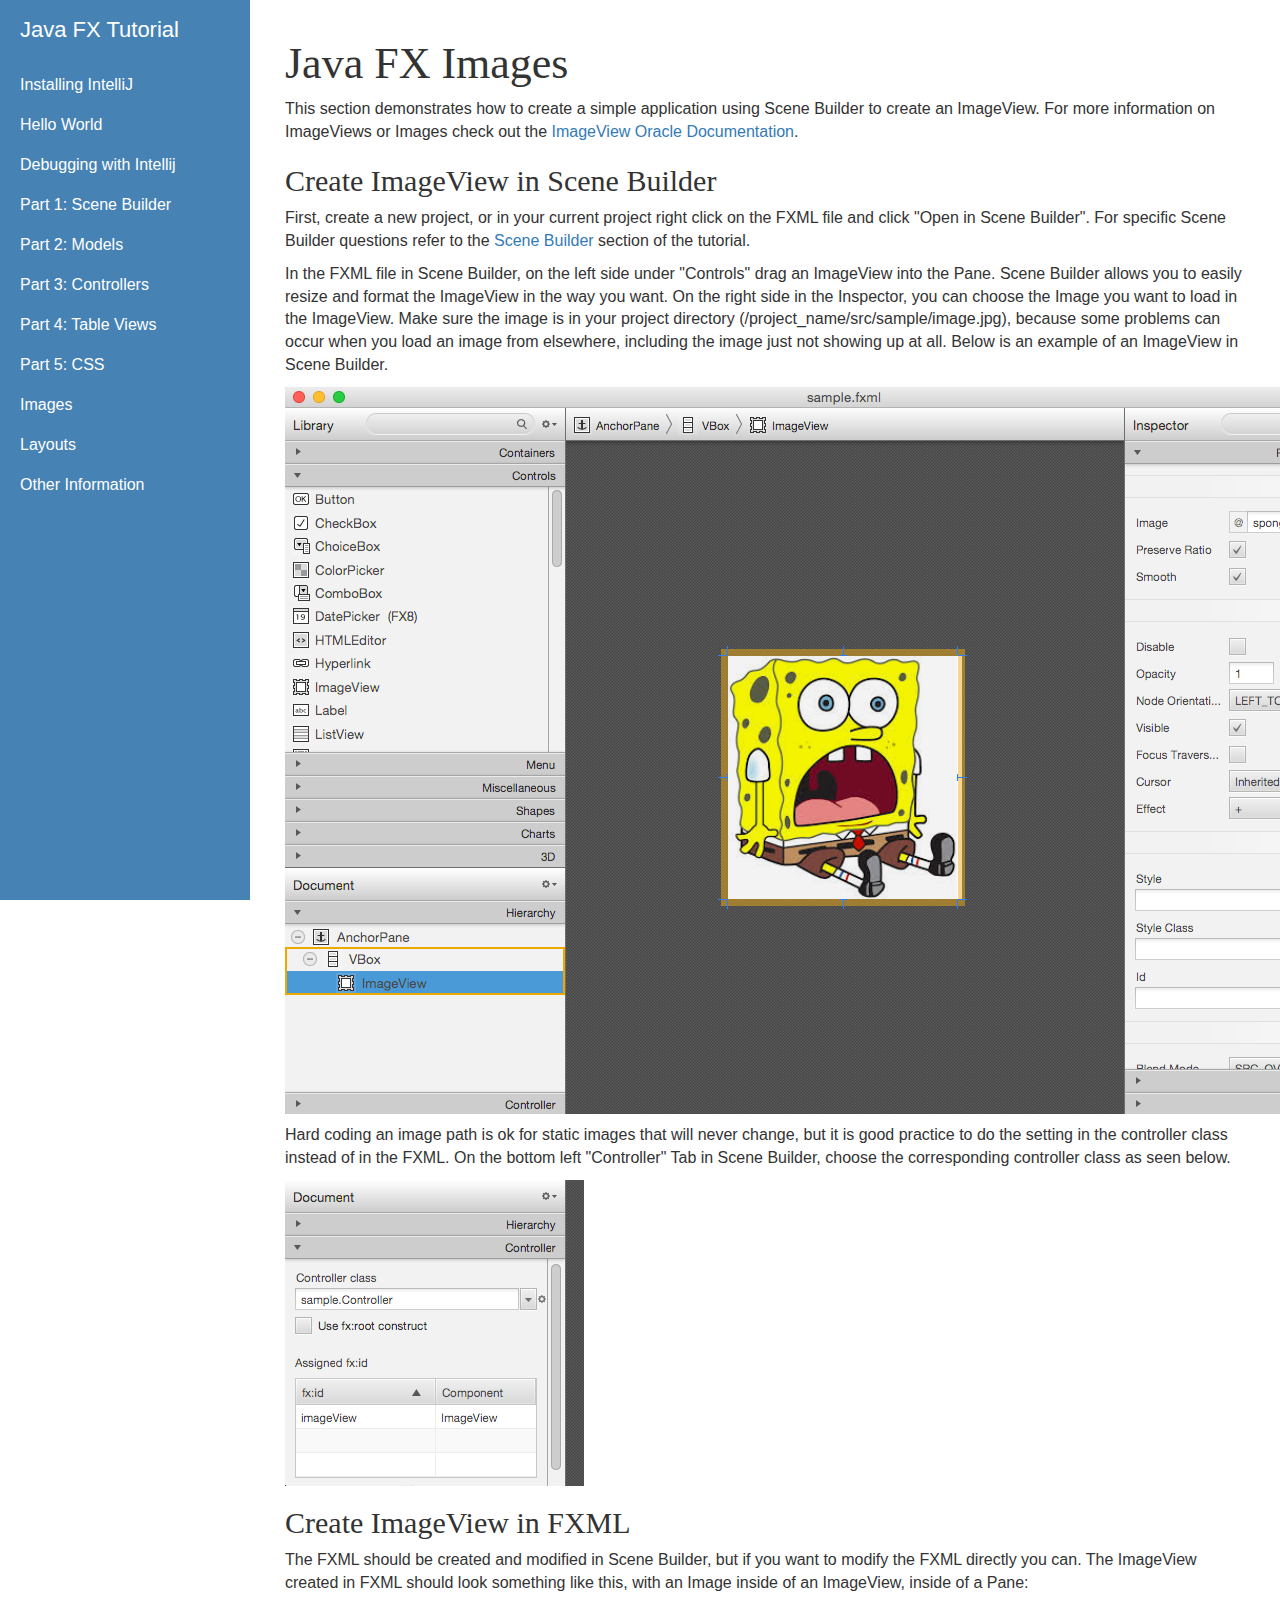
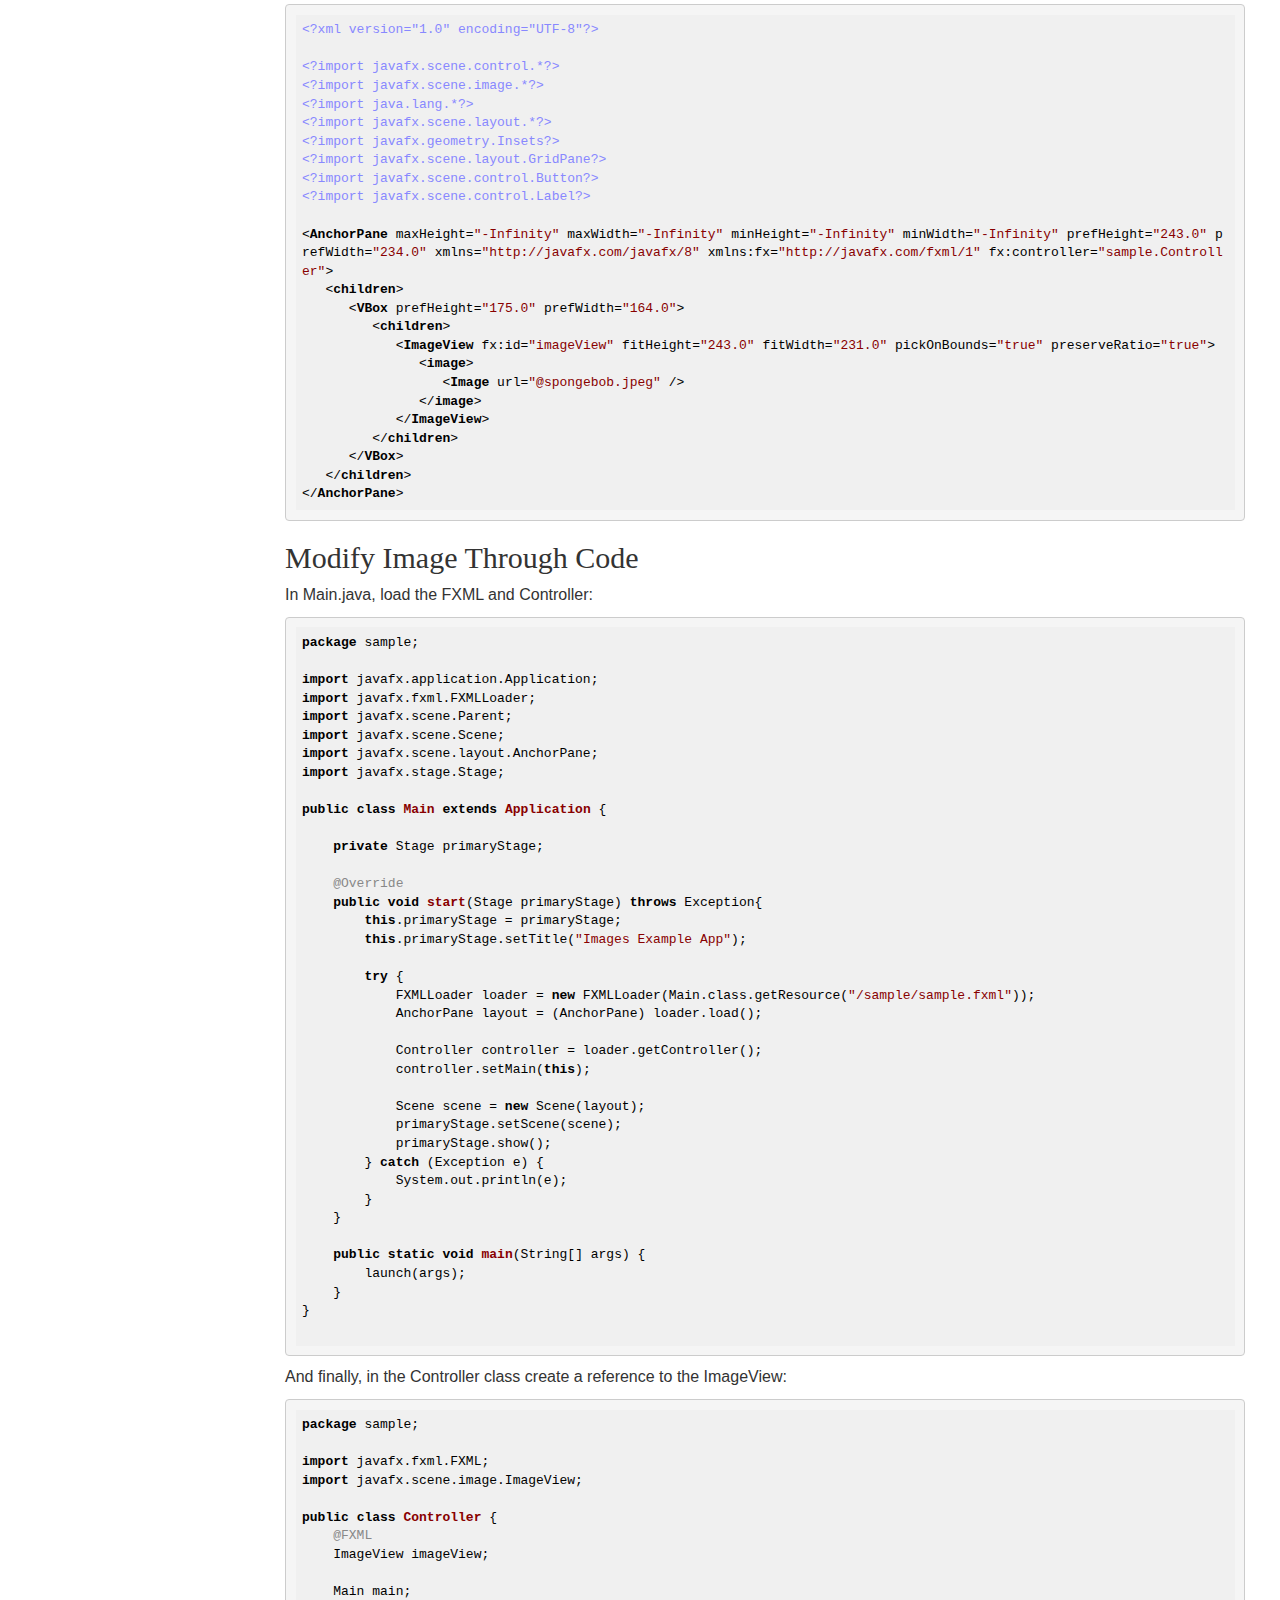
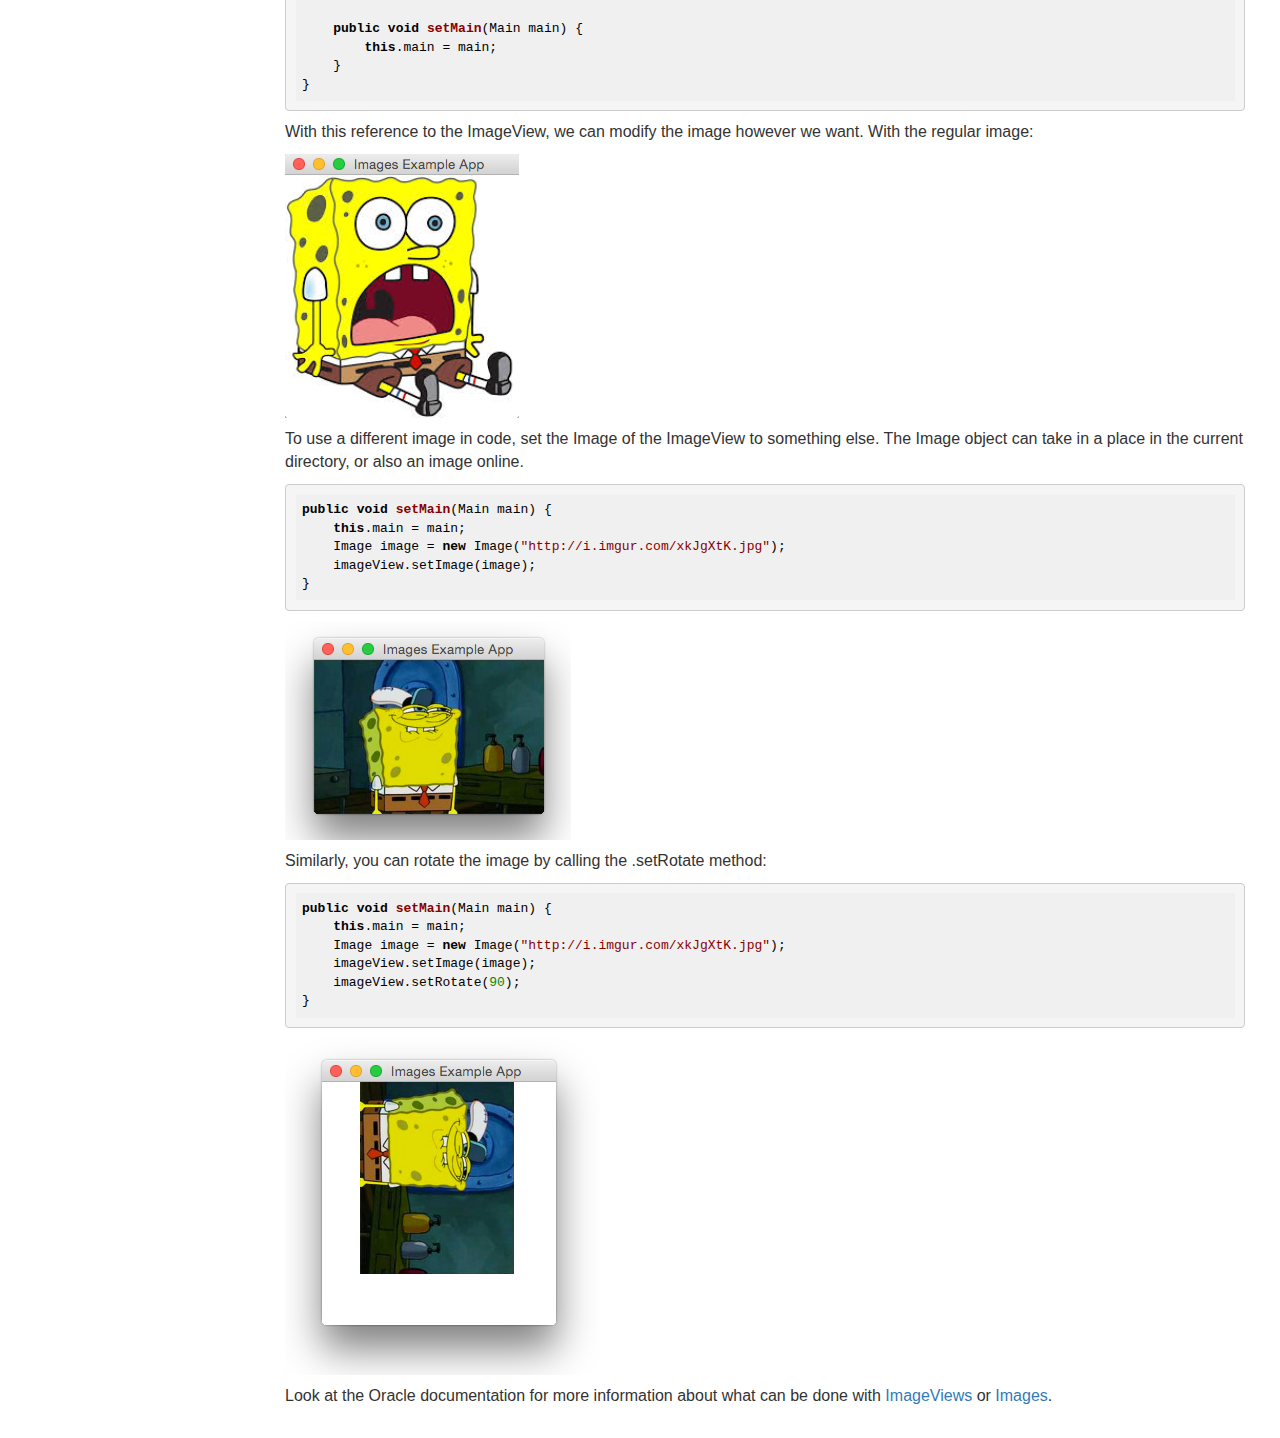
<file: images.html>
<!DOCTYPE html>
<html lang="en">

<head>

    <meta charset="utf-8">
    <meta http-equiv="X-UA-Compatible" content="IE=edge">
    <meta name="viewport" content="width=device-width, initial-scale=1">
    <meta name="description" content="">
    <meta name="author" content="">

    <title>Java FX Images</title>
    <link rel="shortcut icon" type="image/png" href="images/intellij_icon.png" />

    <!-- Bootstrap Core CSS -->
    <link href="css/bootstrap.css" rel="stylesheet">

    <!-- Custom CSS -->
    <link href="css/simple-sidebar.css" rel="stylesheet">

    <!-- HTML5 Shim and Respond.js IE8 support of HTML5 elements and media queries -->
    <!-- WARNING: Respond.js doesn't work if you view the page via file:// -->
    <!--[if lt IE 9]>
        <script src="https://oss.maxcdn.com/libs/html5shiv/3.7.0/html5shiv.js"></script>
        <script src="https://oss.maxcdn.com/libs/respond.js/1.4.2/respond.min.js"></script>
    <![endif]-->

    <link rel="stylesheet" href="highlight/styles/default.css">
    <script src="highlight/highlight.pack.js"></script>
    <script>hljs.initHighlightingOnLoad();</script>

</head>

<body>

    <div id="wrapper">

        <!-- Sidebar -->
        <div id="sidebar-wrapper">
            <ul class="sidebar-nav">
                <li class="sidebar-brand">
                    <a href="index.html">
                        Java FX Tutorial
                    </a>
                </li>
                <li>
                    <a href="installing_intellij.html">Installing IntelliJ</a>
                </li>
                <li>
                    <a href="hello_world.html">Hello World</a>
                </li>
                <li>
                    <a href="debugging_intellij.html">Debugging with Intellij</a>
                </li>
                <li>
                    <a href="scene_builder.html">Part 1: Scene Builder</a>
                </li>
                <li>
                    <a href="models.html">Part 2: Models</a>
                </li>
                <li>
                    <a href="controllers.html">Part 3: Controllers</a>
                </li>
                <li>
                    <a href="table_view.html">Part 4: Table Views</a>
                </li>
                <li>
                    <a href="css_style_sheets.html">Part 5: CSS</a>
                </li>
                <li>
                    <a href="images.html">Images</a>
                </li>
                <li>
                    <a href="layouts.html">Layouts</a>
                </li>
                <li>
                    <a href="other.html">Other Information</a>
                </li>
            </ul>
        </div>
        <!-- /#sidebar-wrapper -->

        <!-- Page Content -->
        <div id="page-content-wrapper">
            <div class="container-fluid">
                <div class="row">
                    <div class="col-lg-12">
                        <h1>Java FX Images</h1>
                        <p>This section demonstrates how to create a simple application using Scene Builder to create an ImageView. For more information on ImageViews or Images check out the <a href="https://docs.oracle.com/javase/8/javafx/api/javafx/scene/image/ImageView.html" target="_blank">ImageView Oracle Documentation</a>. </p>
                        <h2>Create ImageView in Scene Builder</h2>
                        <p>First, create a new project, or in your current project right click on the FXML file and click "Open in Scene Builder". For specific Scene Builder questions refer to the <a href="scene_builder.html">Scene Builder</a> section of the tutorial. </p>
                        <p>In the FXML file in Scene Builder, on the left side under "Controls" drag an ImageView into the Pane. Scene Builder allows you to easily resize and format the ImageView in the way you want. On the right side in the Inspector, you can choose the Image you want to load in the ImageView. Make sure the image is in your project directory (/project_name/src/sample/image.jpg), because some problems can occur when you load an image from elsewhere, including the image just not showing up at all. Below is an example of an ImageView in Scene Builder. </p>

                        <img src="images/Images/images_1.png" alt="Create ImageView">

                        <p></p>
                        <p>Hard coding an image path is ok for static images that will never change, but it is good practice to do the setting in the controller class instead of in the FXML. On the bottom left "Controller" Tab in Scene Builder, choose the corresponding controller class as seen below. </p>

                        <img src="images/Images/images_2.png" alt="Select Controller">

                        <p></p>
                        <h2>Create ImageView in FXML</h2>
                        <p>The FXML should be created and modified in Scene Builder, but if you want to modify the FXML directly you can. The ImageView created in FXML should look something like this, with an Image inside of an ImageView, inside of a Pane: </p>

<pre><code class="xml">&lt;?xml version="1.0" encoding="UTF-8"?&gt;

&lt;?import javafx.scene.control.*?&gt;
&lt;?import javafx.scene.image.*?&gt;
&lt;?import java.lang.*?&gt;
&lt;?import javafx.scene.layout.*?&gt;
&lt;?import javafx.geometry.Insets?&gt;
&lt;?import javafx.scene.layout.GridPane?&gt;
&lt;?import javafx.scene.control.Button?&gt;
&lt;?import javafx.scene.control.Label?&gt;

&lt;AnchorPane maxHeight="-Infinity" maxWidth="-Infinity" minHeight="-Infinity" minWidth="-Infinity" prefHeight="243.0" prefWidth="234.0" xmlns="http://javafx.com/javafx/8" xmlns:fx="http://javafx.com/fxml/1" fx:controller="sample.Controller"&gt;
   &lt;children&gt;
      &lt;VBox prefHeight="175.0" prefWidth="164.0"&gt;
         &lt;children&gt;
            &lt;ImageView fx:id="imageView" fitHeight="243.0" fitWidth="231.0" pickOnBounds="true" preserveRatio="true"&gt;
               &lt;image&gt;
                  &lt;Image url="@spongebob.jpeg" /&gt;
               &lt;/image&gt;
            &lt;/ImageView&gt;
         &lt;/children&gt;
      &lt;/VBox&gt;
   &lt;/children&gt;
&lt;/AnchorPane&gt;
</code></pre>

						<h2>Modify Image Through Code</h2>
						<p>In Main.java, load the FXML and Controller: </p>
<pre><code class="java">package sample;

import javafx.application.Application;
import javafx.fxml.FXMLLoader;
import javafx.scene.Parent;
import javafx.scene.Scene;
import javafx.scene.layout.AnchorPane;
import javafx.stage.Stage;

public class Main extends Application {

    private Stage primaryStage;

    @Override
    public void start(Stage primaryStage) throws Exception{
        this.primaryStage = primaryStage;
        this.primaryStage.setTitle("Images Example App");

        try {
            FXMLLoader loader = new FXMLLoader(Main.class.getResource("/sample/sample.fxml"));
            AnchorPane layout = (AnchorPane) loader.load();

            Controller controller = loader.getController();
            controller.setMain(this);

            Scene scene = new Scene(layout);
            primaryStage.setScene(scene);
            primaryStage.show();
        } catch (Exception e) {
            System.out.println(e);
        }
    }

    public static void main(String[] args) {
        launch(args);
    }
}

</code></pre>
						<p>And finally, in the Controller class create a reference to the ImageView: </p>

<pre><code class="java">package sample;

import javafx.fxml.FXML;
import javafx.scene.image.ImageView;

public class Controller {
    @FXML
    ImageView imageView;

    Main main;

    public void setMain(Main main) {
        this.main = main;
    }
}
</code></pre>
						<p>With this reference to the ImageView, we can modify the image however we want. With the regular image: </p>
						<img src="images/Images/images_3.png" alt="Initial app">
						<p></p>
						<p>To use a different image in code, set the Image of the ImageView to something else. The Image object can take in a place in the current directory, or also an image online. </p>
<pre><code class="java">public void setMain(Main main) {
    this.main = main;
    Image image = new Image("http://i.imgur.com/xkJgXtK.jpg");
    imageView.setImage(image);
}
</code></pre>
						<img src="images/Images/images_4.png" alt="Internet image">
						<p></p>
						<p>Similarly, you can rotate the image by calling the .setRotate method:</p>
<pre><code class="java">public void setMain(Main main) {
    this.main = main;
    Image image = new Image("http://i.imgur.com/xkJgXtK.jpg");
    imageView.setImage(image);
    imageView.setRotate(90);
}
</code></pre>
						<img src="images/Images/images_5.png" alt="Rotated image">
						<p></p>
						<p>Look at the Oracle documentation for more information about what can be done with <a href="https://docs.oracle.com/javase/8/javafx/api/javafx/scene/image/ImageView.html" target="_blank">ImageViews</a> or <a href="https://docs.oracle.com/javase/8/javafx/api/javafx/scene/image/Image.html" target="_blank">Images</a>. </p>
                    </div>
                </div>
            </div>
        </div>
        <!-- /#page-content-wrapper -->

    </div>
    <!-- /#wrapper -->

    <!-- jQuery -->
    <script src="js/jquery.js"></script>

    <!-- Bootstrap Core JavaScript -->
    <script src="js/bootstrap.min.js"></script>

    <!-- Menu Toggle Script -->
    <script>
    $("#menu-toggle").click(function(e) {
        e.preventDefault();
        $("#wrapper").toggleClass("toggled");
    });
    </script>

</body>

</html>
</file>
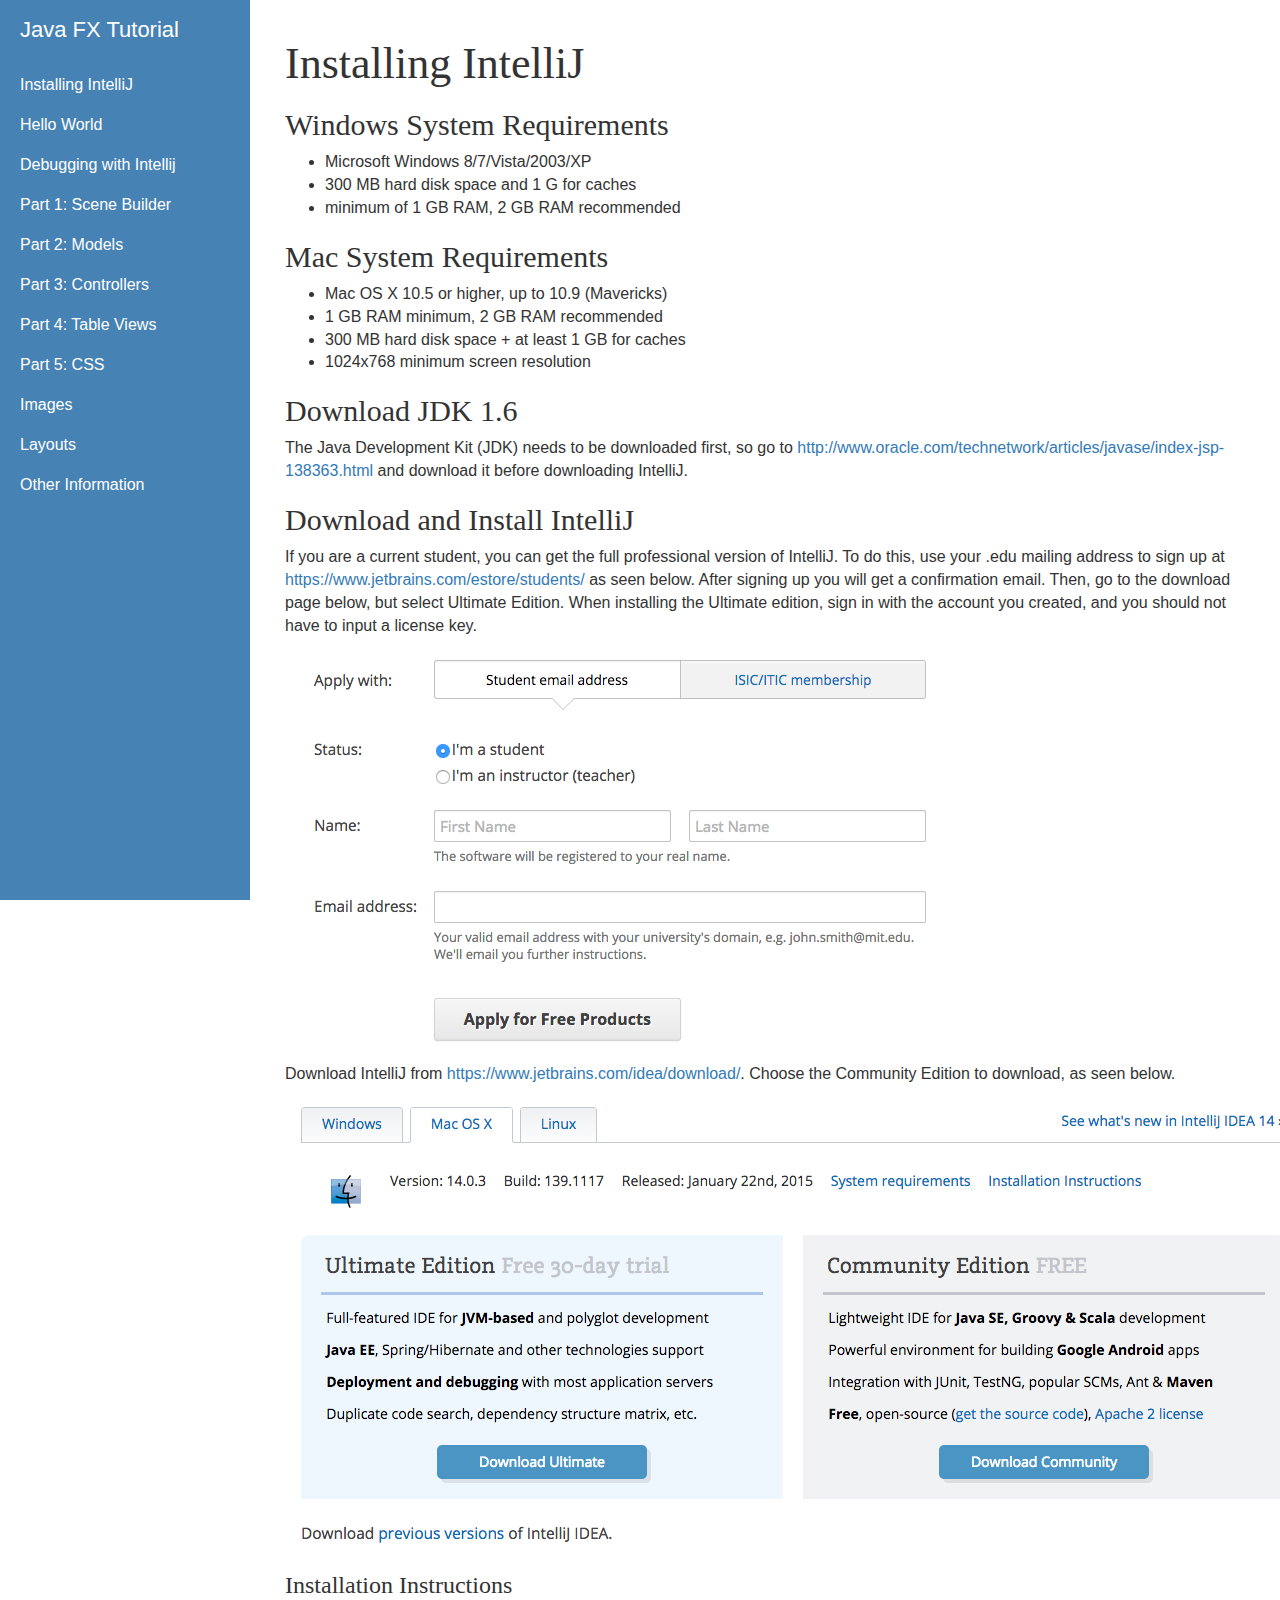
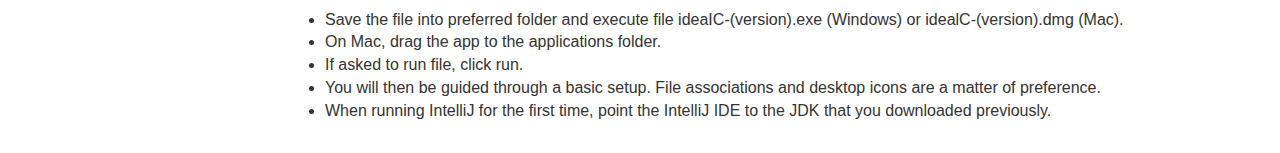
<file: installing_intellij.html>
<!DOCTYPE html>
<html lang="en">

<head>

    <meta charset="utf-8">
    <meta http-equiv="X-UA-Compatible" content="IE=edge">
    <meta name="viewport" content="width=device-width, initial-scale=1">
    <meta name="description" content="">
    <meta name="author" content="">

    <title>Installing IntelliJ</title>
    <link rel="shortcut icon" type="image/png" href="images/intellij_icon.png" />

    <!-- Bootstrap Core CSS -->
    <link href="css/bootstrap.css" rel="stylesheet">

    <!-- Custom CSS -->
    <link href="css/simple-sidebar.css" rel="stylesheet">

    <!-- HTML5 Shim and Respond.js IE8 support of HTML5 elements and media queries -->
    <!-- WARNING: Respond.js doesn't work if you view the page via file:// -->
    <!--[if lt IE 9]>
        <script src="https://oss.maxcdn.com/libs/html5shiv/3.7.0/html5shiv.js"></script>
        <script src="https://oss.maxcdn.com/libs/respond.js/1.4.2/respond.min.js"></script>
    <![endif]-->

</head>

<body>

    <div id="wrapper">

        <!-- Sidebar -->
        <div id="sidebar-wrapper">
            <ul class="sidebar-nav">
                <li class="sidebar-brand">
                    <a href="index.html">
                        Java FX Tutorial
                    </a>
                </li>
                <li>
                    <a href="installing_intellij.html">Installing IntelliJ</a>
                </li>
                <li>
                    <a href="hello_world.html">Hello World</a>
                </li>
                <li>
                    <a href="debugging_intellij.html">Debugging with Intellij</a>
                </li>
                <li>
                    <a href="scene_builder.html">Part 1: Scene Builder</a>
                </li>
                <li>
                    <a href="models.html">Part 2: Models</a>
                </li>
                <li>
                    <a href="controllers.html">Part 3: Controllers</a>
                </li>
                <li>
                    <a href="table_view.html">Part 4: Table Views</a>
                </li>
               <li>
                    <a href="css_style_sheets.html">Part 5: CSS</a>
                </li>
                <li>
                    <a href="images.html">Images</a>
                </li>
                <li>
                    <a href="layouts.html">Layouts</a>
                </li>
                <li>
                    <a href="other.html">Other Information</a>
                </li>
            </ul>
        </div>
        <!-- /#sidebar-wrapper -->

        <!-- Page Content -->
        <div id="page-content-wrapper">
            <div class="container-fluid">
                <div class="row">
                    <div class="col-lg-12">
                        <!--<p>This template has a responsive menu toggling system. The menu will appear collapsed on smaller screens, and will appear non-collapsed on larger screens. When toggled using the button below, the menu will appear/disappear. On small screens, the page content will be pushed off canvas.</p>-
                        <p>Make sure to keep all page content within the <code>#page-content-wrapper</code>.</p>-->

                        <h1>Installing IntelliJ</h1>
                        <h2>Windows System Requirements</h2>
                        <ul>
                            <li>Microsoft Windows 8/7/Vista/2003/XP</li>
                            <li>300 MB hard disk space and 1 G for caches</li>
                            <li>minimum of 1 GB RAM, 2 GB RAM recommended</li>

                        </ul>
                        <h2>Mac System Requirements</h2>
                        <ul>    
                            <li>Mac OS X 10.5 or higher, up to 10.9 (Mavericks)</li>
                            <li>1 GB RAM minimum, 2 GB RAM recommended</li>
                            <li>300 MB hard disk space + at least 1 GB for caches</li>
                            <li>1024x768 minimum screen resolution</li>
                        </ul>
                        <h2>Download JDK 1.6</h2>
                            <p>The Java Development Kit (JDK) needs to be downloaded first, so go to <a href="http://www.oracle.com/technetwork/articles/javase/index-jsp-138363.html" target="_blank">http://www.oracle.com/technetwork/articles/javase/index-jsp-138363.html</a> and download it before downloading IntelliJ.</p>
                        <h2>Download and Install IntelliJ</h2>
                            <p>If you are a current student, you can get the full professional version of IntelliJ. To do this, use your .edu mailing address to sign up at <a href="https://www.jetbrains.com/estore/students/" target="_blank">https://www.jetbrains.com/estore/students/</a> as seen below. After signing up you will get a confirmation email. Then, go to the download page below, but select Ultimate Edition. When installing the Ultimate edition, sign in with the account you created, and you should not have to input a license key. </p>
                            <img src="images/InstallIntelliJ/intellij_student.png" alt="Student discount for intellij">

                            <p>Download IntelliJ from <a href="https://www.jetbrains.com/idea/download/" target="_blank">https://www.jetbrains.com/idea/download/</a>. Choose the Community Edition to download, as seen below.</p>
                            <img src="images/InstallIntelliJ/intellij_download.png" alt="Download IntelliJ">

                        <h3>Installation Instructions</h3>
                        <ul>
                            <li>Save the file into preferred folder and execute file ideaIC-(version).exe (Windows) or idealC-(version).dmg (Mac).</li>
                            <li>On Mac, drag the app to the applications folder. </li>
                            <li>If asked to run file, click run.</li>
                            <li>You will then be guided through a basic setup.  File associations and desktop icons are a matter of preference.</li>
                            <li>When running IntelliJ for the first time, point the IntelliJ IDE to the JDK that you downloaded previously. </li>
                        </ul>
                    </div>
                </div>
            </div>
        </div>
        <!-- /#page-content-wrapper -->

    </div>
    <!-- /#wrapper -->

    <!-- jQuery -->
    <script src="js/jquery.js"></script>

    <!-- Bootstrap Core JavaScript -->
    <script src="js/bootstrap.min.js"></script>

    <!-- Menu Toggle Script -->
    <script>
    $("#menu-toggle").click(function(e) {
        e.preventDefault();
        $("#wrapper").toggleClass("toggled");
    });
    </script>

</body>

</html>
</file>
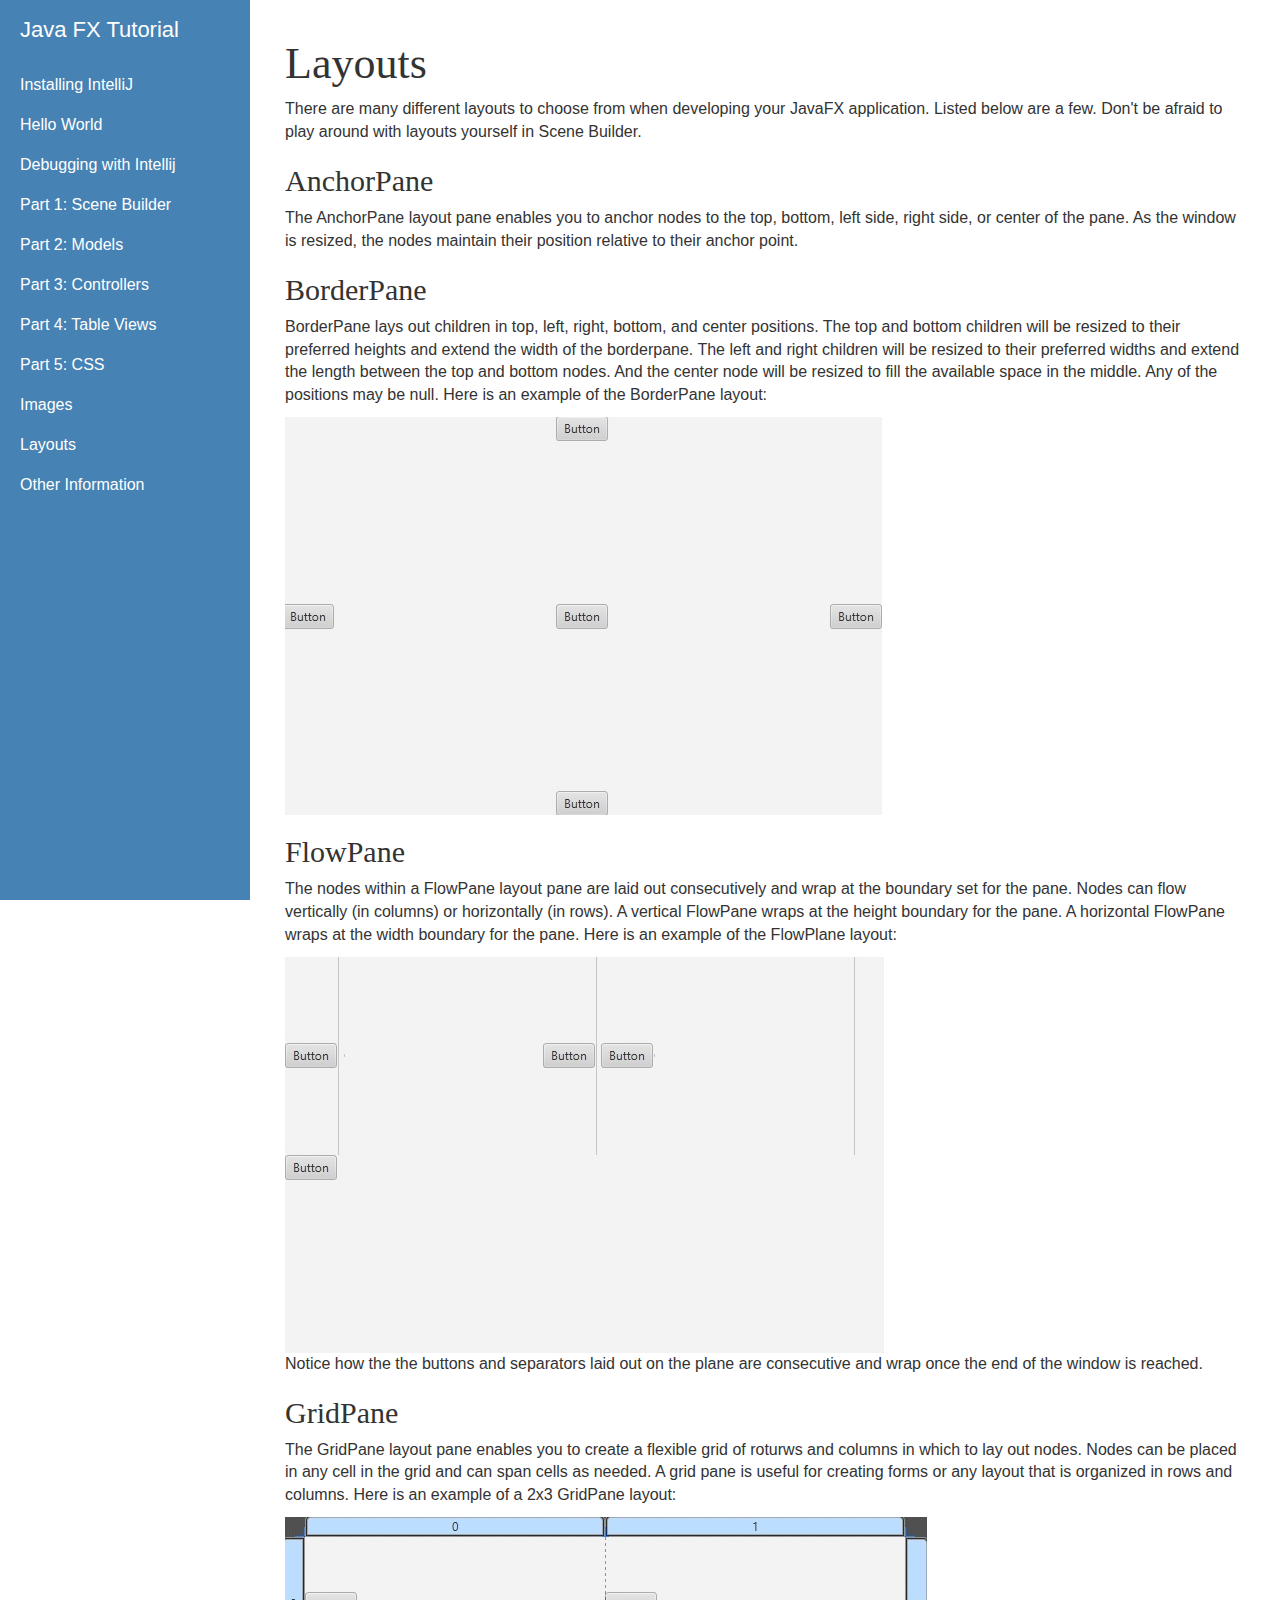
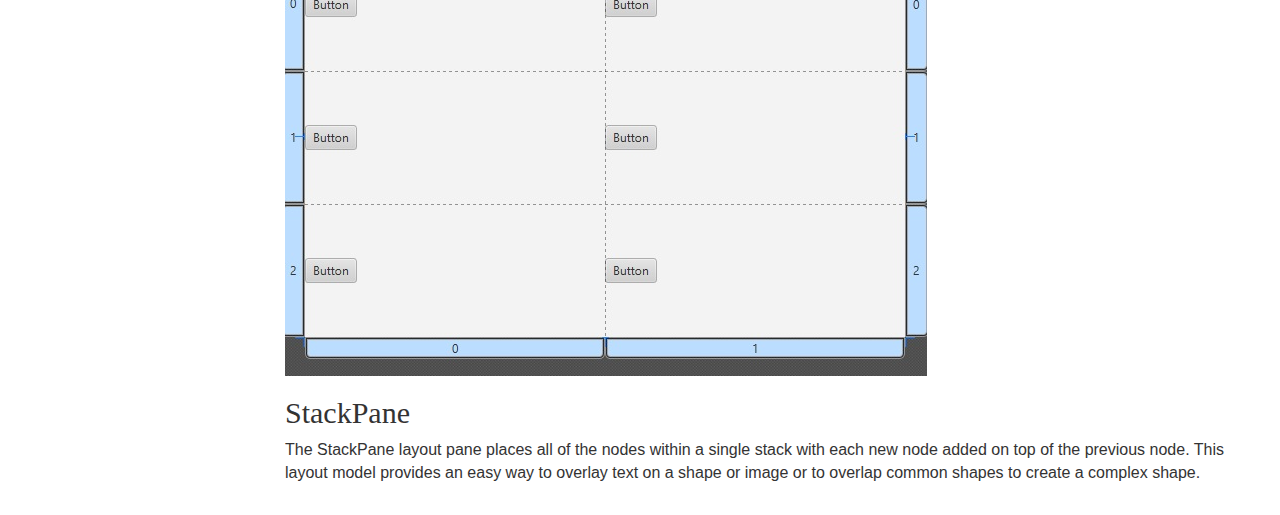
<file: layouts.html>
<!DOCTYPE html>
<html lang="en">

<head>

    <meta charset="utf-8">
    <meta http-equiv="X-UA-Compatible" content="IE=edge">
    <meta name="viewport" content="width=device-width, initial-scale=1">
    <meta name="description" content="">
    <meta name="author" content="">

    <title>Layouts</title>
    <link rel="shortcut icon" type="image/png" href="images/intellij_icon.png" />

    <!-- Bootstrap Core CSS -->
    <link href="css/bootstrap.css" rel="stylesheet">

    <!-- Custom CSS -->
    <link href="css/simple-sidebar.css" rel="stylesheet">

    <!-- HTML5 Shim and Respond.js IE8 support of HTML5 elements and media queries -->
    <!-- WARNING: Respond.js doesn't work if you view the page via file:// -->
    <!--[if lt IE 9]>
        <script src="https://oss.maxcdn.com/libs/html5shiv/3.7.0/html5shiv.js"></script>
        <script src="https://oss.maxcdn.com/libs/respond.js/1.4.2/respond.min.js"></script>
    <![endif]-->

    <link rel="stylesheet" href="highlight/styles/default.css">
    <script src="highlight/highlight.pack.js"></script>
    <script>hljs.initHighlightingOnLoad();</script>

</head>

<body>

    <div id="wrapper">

        <!-- Sidebar -->
        <div id="sidebar-wrapper">
            <ul class="sidebar-nav">
                <li class="sidebar-brand">
                    <a href="index.html">
                        Java FX Tutorial
                    </a>
                </li>
                <li>
                    <a href="installing_intellij.html">Installing IntelliJ</a>
                </li>
                <li>
                    <a href="hello_world.html">Hello World</a>
                </li>
                <li>
                    <a href="debugging_intellij.html">Debugging with Intellij</a>
                </li>
                <li>
                    <a href="scene_builder.html">Part 1: Scene Builder</a>
                </li>
                <li>
                    <a href="models.html">Part 2: Models</a>
                </li>
                <li>
                    <a href="controllers.html">Part 3: Controllers</a>
                </li>
                <li>
                    <a href="table_view.html">Part 4: Table Views</a>
                </li>
                <li>
                    <a href="css_style_sheets.html">Part 5: CSS</a>
                </li>
                <li>
                    <a href="images.html">Images</a>
                </li>
                <li>
                    <a href="layouts.html">Layouts</a>
                </li>
                <li>
                    <a href="other.html">Other Information</a>
                </li>
            </ul>
        </div>
        <!-- /#sidebar-wrapper -->

        <!-- Page Content -->
        <div id="page-content-wrapper">
            <div class="container-fluid">
                <div class="row">
                    <div class="col-lg-12">
                        <h1>Layouts</h1>
                        There are many different layouts to choose from when developing your JavaFX application. Listed below are a
                        few.  Don't be afraid to play around with layouts yourself in Scene Builder.
                        <h2>AnchorPane </h2>
                        <p>The AnchorPane 
                        layout pane enables you to anchor nodes to the top, bottom, left side, right side, or center 
                        of the pane. As the window is resized, the nodes maintain their position relative to their 
                        anchor point. </p>
                        
                        <h2>BorderPane </h2>
                        <p>BorderPane lays out children in top, left, right, bottom, and center positions. The top and 
                        bottom children will be resized to their preferred heights and extend the width of the borderpane. 
                        The left and right children will be resized to their preferred widths and extend the length between 
                        the top and bottom nodes. And the center node will be resized to fill the available space in the middle. 
                        Any of the positions may be null. Here is an example of the BorderPane layout: </p>
<img src="images/Layout/borderpane.png" alt="BorderPane Image">

                                      
                        <h2>FlowPane </h2>
                        <p>The nodes within a FlowPane layout pane are laid out consecutively and wrap at the boundary set for the 
                        pane. Nodes can flow vertically (in columns) or horizontally (in rows). A vertical FlowPane wraps at the 
                        height boundary for the pane. A horizontal FlowPane wraps at the width boundary for the pane. Here is an 
                        example of the FlowPlane layout: </p>
                        <img src="images/Layout/flowpane.png" alt="FlowPane Image">
<p>Notice how the the buttons and separators laid out on the plane are consecutive and wrap once the end of the window is reached.</p>
                        
                        <h2>GridPane </h2>
                        <p>The GridPane layout pane enables you to create a flexible grid of roturws and columns in which to lay out 
                        nodes. Nodes can be placed in any cell in the grid and can span cells as needed. A grid pane is useful for 
                        creating forms or any layout that is organized in rows and columns. Here is an example of a 2x3 GridPane layout: </p>
                        <img src="images/Layout/gridpane.png" alt="GridPane Image">

                        
                        <h2>StackPane </h2>
                        <p>The StackPane layout pane places all of the nodes within a single stack with each new node added on top of 
                        the previous node. This layout model provides an easy way to overlay text on a shape or image or to overlap 
                        common shapes to create a complex shape. </p>               

                    </div>
                </div>
            </div>
        </div>
        <!-- /#page-content-wrapper -->


    </div>
    <!-- /#wrapper -->

    <!-- jQuery -->
    <script src="js/jquery.js"></script>

    <!-- Bootstrap Core JavaScript -->
    <script src="js/bootstrap.min.js"></script>

    <!-- Menu Toggle Script -->
    <script>
    $("#menu-toggle").click(function(e) {
        e.preventDefault();
        $("#wrapper").toggleClass("toggled");
    });
    </script>

</body>

</html>
</file>
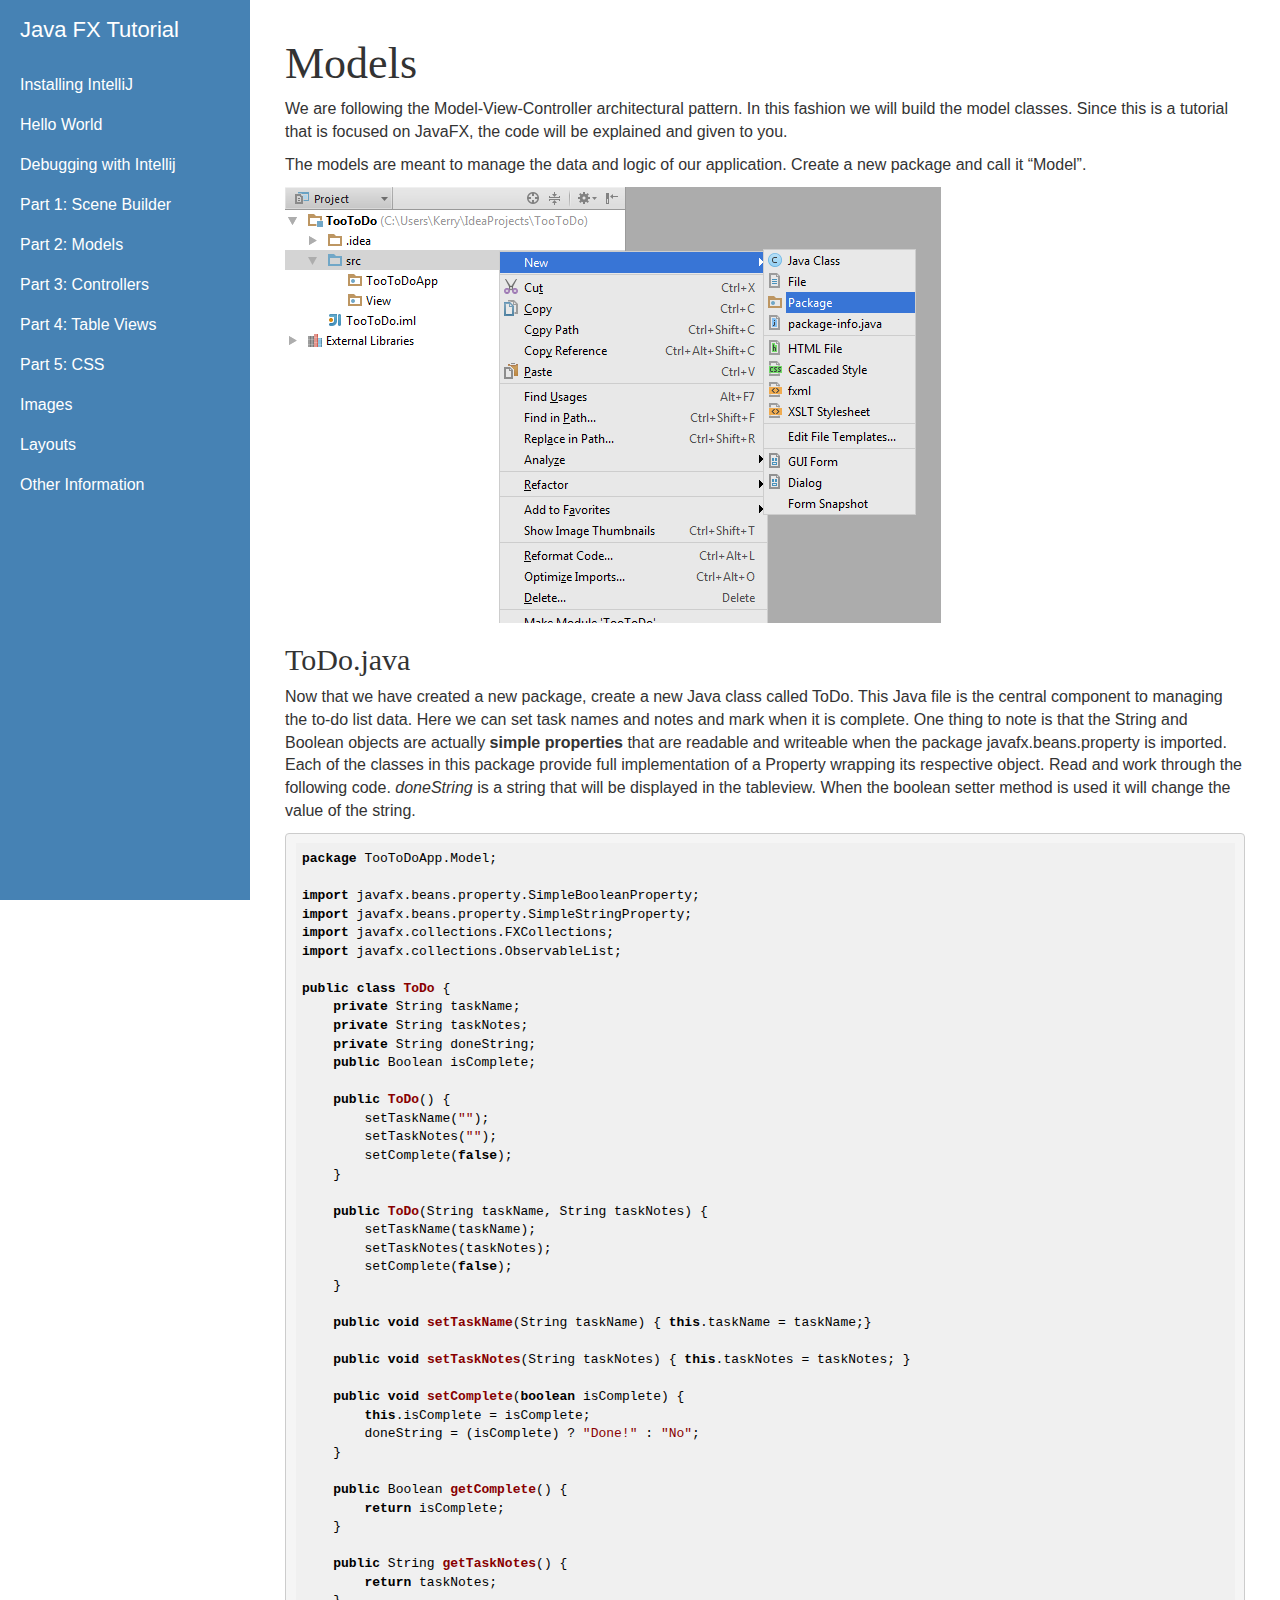
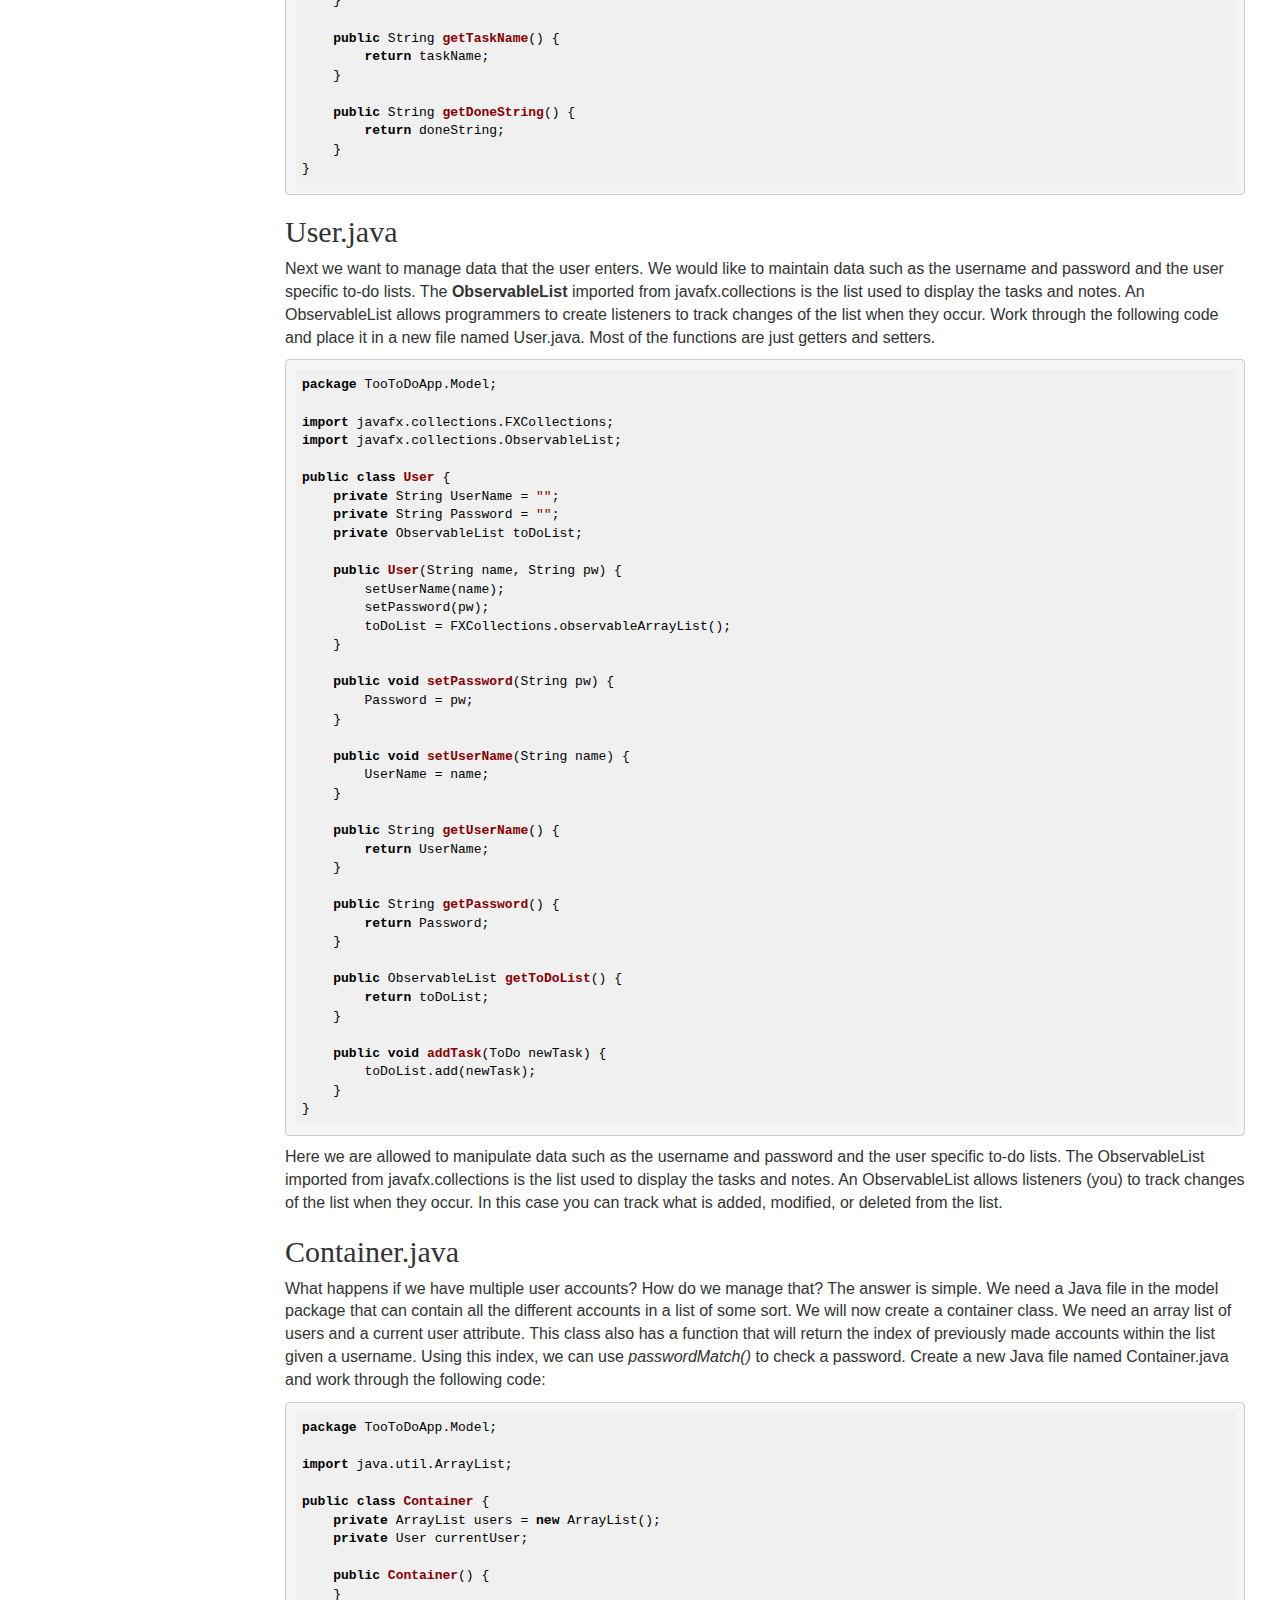
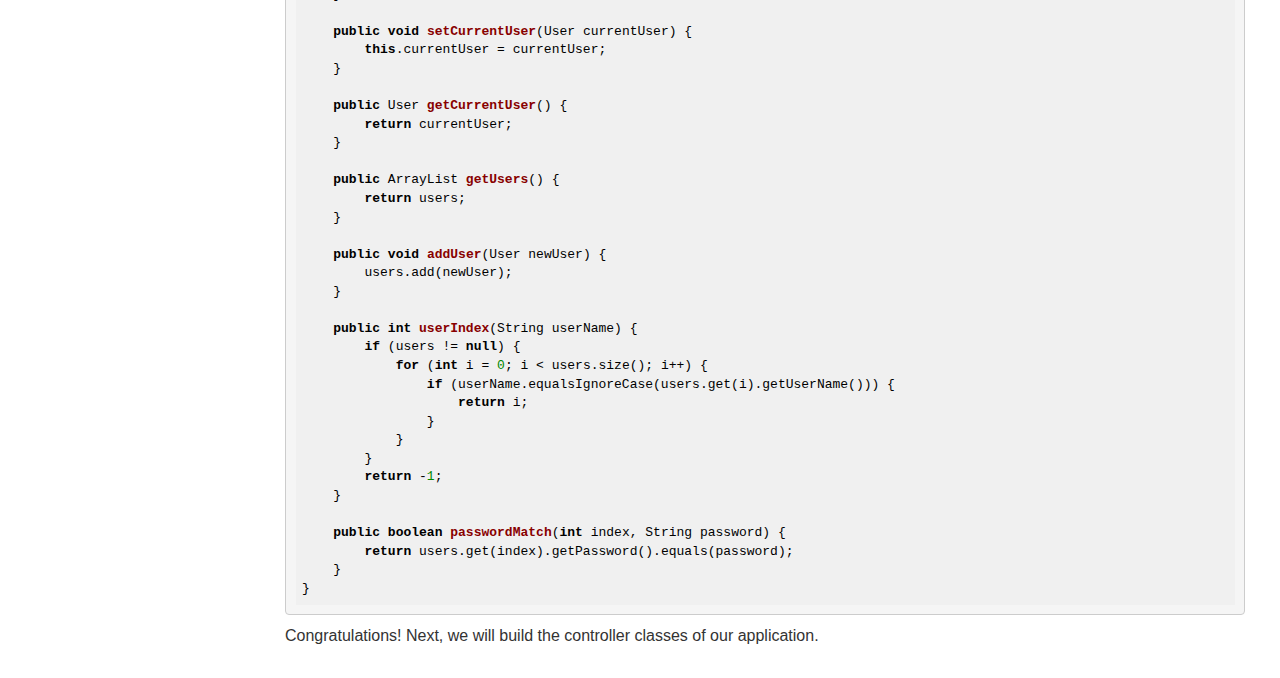
<file: models.html>
<!DOCTYPE html>
<html lang="en">

<head>

    <meta charset="utf-8">
    <meta http-equiv="X-UA-Compatible" content="IE=edge">
    <meta name="viewport" content="width=device-width, initial-scale=1">
    <meta name="description" content="">
    <meta name="author" content="">

    <title>IntelliJ Tutorial</title>
    <link rel="shortcut icon" type="image/png" href="images/intellij_icon.png" />

    <!-- Bootstrap Core CSS -->
    <link href="css/bootstrap.css" rel="stylesheet">

    <!-- Custom CSS -->
    <link href="css/simple-sidebar.css" rel="stylesheet">

    <!-- HTML5 Shim and Respond.js IE8 support of HTML5 elements and media queries -->
    <!-- WARNING: Respond.js doesn't work if you view the page via file:// -->
    <!--[if lt IE 9]>
        <script src="https://oss.maxcdn.com/libs/html5shiv/3.7.0/html5shiv.js"></script>
        <script src="https://oss.maxcdn.com/libs/respond.js/1.4.2/respond.min.js"></script>
    <![endif]-->

    <link rel="stylesheet" href="highlight/styles/default.css">
    <script src="highlight/highlight.pack.js"></script>
    <script>hljs.initHighlightingOnLoad();</script>

</head>

<body>

    <div id="wrapper">

        <!-- Sidebar -->
        <div id="sidebar-wrapper">
            <ul class="sidebar-nav">
                <li class="sidebar-brand">
                    <a href="index.html">
                        Java FX Tutorial
                    </a>
                </li>
                <li>
                    <a href="installing_intellij.html">Installing IntelliJ</a>
                </li>
                <li>
                    <a href="hello_world.html">Hello World</a>
                </li>
                <li>
                    <a href="debugging_intellij.html">Debugging with Intellij</a>
                </li>
                <li>
                    <a href="scene_builder.html">Part 1: Scene Builder</a>
                </li>
                <li>
                    <a href="models.html">Part 2: Models</a>
                </li>
                <li>
                    <a href="controllers.html">Part 3: Controllers</a>
                </li>
                <li>
                    <a href="table_view.html">Part 4: Table Views</a>
                </li>
                <li>
                    <a href="css_style_sheets.html">Part 5: CSS</a>
                </li>
                <li>
                    <a href="images.html">Images</a>
                </li>
                <li>
                    <a href="layouts.html">Layouts</a>
                </li>
                <li>
                    <a href="other.html">Other Information</a>
                </li>
            </ul>
        </div>
        <!-- /#sidebar-wrapper -->

        <!-- Page Content -->
        <div id="page-content-wrapper">
            <div class="container-fluid">
                <div class="row">
                    <div class="col-lg-12">
                        <h1>Models</h1>
    <p>  We are following the Model-View-Controller architectural pattern.  In this fashion we will build the model classes.
        Since this is a tutorial that is focused on JavaFX, the code will be explained and given to you.</p>
<p>
The models are meant to manage the data and logic of our application. Create a new package and call it “Model”.
</p>

<p>
<img src="images/Model/ModelNewPackage.png" alt="Model New Package">
</p>

<h2>ToDo.java </h2>
<p>Now that we have created a new package, create a new Java class called ToDo. This Java file is the central component to managing the to-do list data. Here we can set task names and notes and mark when it is complete. One thing to note is that the String and Boolean objects are actually <b>simple properties</b> that are readable and writeable when the package javafx.beans.property is imported. Each of the classes in this package provide full implementation of a Property wrapping its respective object. Read and work through the following code. <i>doneString</i> is a string that will be displayed in the tableview.  When the boolean setter method is used it will change the value of the string.</p>

<pre><code class="java">package TooToDoApp.Model;

import javafx.beans.property.SimpleBooleanProperty;
import javafx.beans.property.SimpleStringProperty;
import javafx.collections.FXCollections;
import javafx.collections.ObservableList;

public class ToDo {
    private String taskName;
    private String taskNotes;
    private String doneString;
    public Boolean isComplete;

    public ToDo() {
        setTaskName("");
        setTaskNotes("");
        setComplete(false);
    }

    public ToDo(String taskName, String taskNotes) {
        setTaskName(taskName);
        setTaskNotes(taskNotes);
        setComplete(false);
    }

    public void setTaskName(String taskName) { this.taskName = taskName;}

    public void setTaskNotes(String taskNotes) { this.taskNotes = taskNotes; }

    public void setComplete(boolean isComplete) {
        this.isComplete = isComplete;
        doneString = (isComplete) ? "Done!" : "No";
    }

    public Boolean getComplete() {
        return isComplete;
    }

    public String getTaskNotes() {
        return taskNotes;
    }

    public String getTaskName() {
        return taskName;
    }

    public String getDoneString() {
        return doneString;
    }
}</code></pre>

<p>

</p>

<h2>User.java </h2>

<p>Next we want to manage data that the user enters. We would like to maintain data such as the username and password and the user specific to-do lists. The <b>ObservableList</b> imported from javafx.collections is the list used to display the tasks and notes. An ObservableList allows programmers to create listeners to track changes of the list when they occur. Work through the following code and place it in a new file named User.java.  Most of the functions are just getters and setters.</p>

<pre><code class="java">package TooToDoApp.Model;

import javafx.collections.FXCollections;
import javafx.collections.ObservableList;

public class User {
    private String UserName = "";
    private String Password = "";
    private ObservableList<ToDo> toDoList;

    public User(String name, String pw) {
        setUserName(name);
        setPassword(pw);
        toDoList = FXCollections.observableArrayList();
    }

    public void setPassword(String pw) {
        Password = pw;
    }

    public void setUserName(String name) {
        UserName = name;
    }

    public String getUserName() {
        return UserName;
    }

    public String getPassword() {
        return Password;
    }

    public ObservableList<ToDo> getToDoList() {
        return toDoList;
    }

    public void addTask(ToDo newTask) {
        toDoList.add(newTask);
    }
}</code></pre>
<p>Here we are allowed to manipulate data such as the username and password and the user specific to-do lists. The ObservableList imported from javafx.collections is the list used to display the tasks and notes. An ObservableList allows listeners (you) to track changes of the list when they occur. In this case you can track what is added, modified, or deleted from the list.</p>

<h2>Container.java</h2>
<p>What happens if we have multiple user accounts? How do we manage that? The answer is simple. We need a Java file in the model package that can contain all the different accounts in a list of some sort. We will now create a container class.  We need an array list of users and a current user attribute.  This class also has a function that will return the index of previously made accounts within the list given a username.  Using this index, we can use <i>passwordMatch()</i> to check a password.  Create a new Java file named Container.java and work through the following code:</p>

<pre><code class="java">package TooToDoApp.Model;

import java.util.ArrayList;

public class Container {
    private ArrayList<User> users = new ArrayList<User>();
    private User currentUser;

    public Container() {
    }

    public void setCurrentUser(User currentUser) {
        this.currentUser = currentUser;
    }

    public User getCurrentUser() {
        return currentUser;
    }

    public ArrayList<User> getUsers() {
        return users;
    }

    public void addUser(User newUser) {
        users.add(newUser);
    }

    public int userIndex(String userName) {
        if (users != null) {
            for (int i = 0; i < users.size(); i++) {
                if (userName.equalsIgnoreCase(users.get(i).getUserName())) {
                    return i;
                }
            }
        }
        return -1;
    }

    public boolean passwordMatch(int index, String password) {
        return users.get(index).getPassword().equals(password);
    }
}
</code></pre>

<p>Congratulations! Next, we will build the controller classes of our application.</p>
                    </div>
                </div>
            </div>
        </div>
        <!-- /#page-content-wrapper -->

    </div>
    <!-- /#wrapper -->

    <!-- jQuery -->
    <script src="js/jquery.js"></script>

    <!-- Bootstrap Core JavaScript -->
    <script src="js/bootstrap.min.js"></script>

    <!-- Menu Toggle Script -->
    <script>
    $("#menu-toggle").click(function(e) {
        e.preventDefault();
        $("#wrapper").toggleClass("toggled");
    });
    </script>

</body>

</html>
</file>
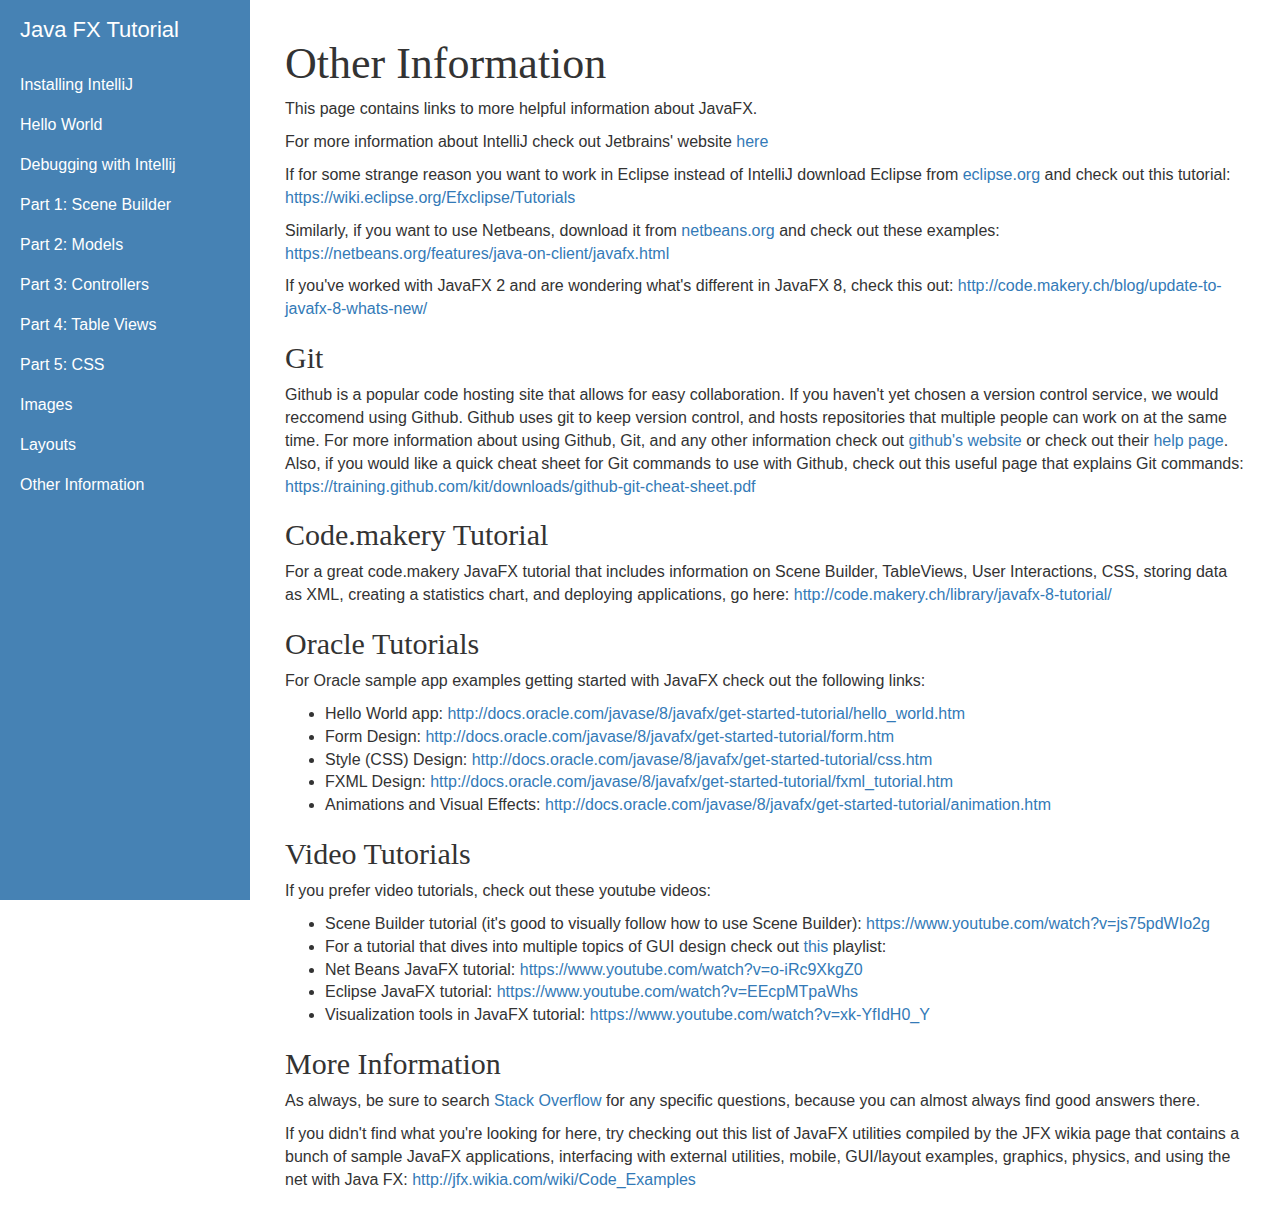
<file: other.html>
<!DOCTYPE html>
<html lang="en">

<head>

    <meta charset="utf-8">
    <meta http-equiv="X-UA-Compatible" content="IE=edge">
    <meta name="viewport" content="width=device-width, initial-scale=1">
    <meta name="description" content="">
    <meta name="author" content="">

    <title>Other Help</title>
    <link rel="shortcut icon" type="image/png" href="images/intellij_icon.png" />

    <!-- Bootstrap Core CSS -->
    <link href="css/bootstrap.css" rel="stylesheet">

    <!-- Custom CSS -->
    <link href="css/simple-sidebar.css" rel="stylesheet">

    <!-- HTML5 Shim and Respond.js IE8 support of HTML5 elements and media queries -->
    <!-- WARNING: Respond.js doesn't work if you view the page via file:// -->
    <!--[if lt IE 9]>
        <script src="https://oss.maxcdn.com/libs/html5shiv/3.7.0/html5shiv.js"></script>
        <script src="https://oss.maxcdn.com/libs/respond.js/1.4.2/respond.min.js"></script>
    <![endif]-->

    <link rel="stylesheet" href="highlight/styles/default.css">
    <script src="highlight/highlight.pack.js"></script>
    <script>hljs.initHighlightingOnLoad();</script>

</head>

<body>

    <div id="wrapper">

        <!-- Sidebar -->
        <div id="sidebar-wrapper">
            <ul class="sidebar-nav">
                <li class="sidebar-brand">
                    <a href="index.html">
                        Java FX Tutorial
                    </a>
                </li>
                <li>
                    <a href="installing_intellij.html">Installing IntelliJ</a>
                </li>
                <li>
                    <a href="hello_world.html">Hello World</a>
                </li>
                <li>
                    <a href="debugging_intellij.html">Debugging with Intellij</a>
                </li>
                <li>
                    <a href="scene_builder.html">Part 1: Scene Builder</a>
                </li>
                <li>
                    <a href="models.html">Part 2: Models</a>
                </li>
                <li>
                    <a href="controllers.html">Part 3: Controllers</a>
                </li>
                <li>
                    <a href="table_view.html">Part 4: Table Views</a>
                </li>
                <li>
                    <a href="css_style_sheets.html">Part 5: CSS</a>
                </li>
                <li>
                    <a href="images.html">Images</a>
                </li>
                <li>
                    <a href="layouts.html">Layouts</a>
                </li>
                <li>
                    <a href="other.html">Other Information</a>
                </li>
            </ul>
        </div>
        <!-- /#sidebar-wrapper -->

        <!-- Page Content -->
        <div id="page-content-wrapper">
            <div class="container-fluid">
                <div class="row">
                    <div class="col-lg-12">
                        <h1>Other Information</h1>
                        <p>This page contains links to more helpful information about JavaFX.</p>

                        <p>For more information about IntelliJ check out Jetbrains' website <a href="https://www.jetbrains.com/idea/" target="_blank">here</a>

                        <p>If for some strange reason you want to work in Eclipse instead of IntelliJ download Eclipse from <a href="https://www.eclipse.org/downloads/" target="_blank">eclipse.org</a> and check out this tutorial: <a href="https://wiki.eclipse.org/Efxclipse/Tutorials" target="_blank">https://wiki.eclipse.org/Efxclipse/Tutorials</a></p>

                        <p>Similarly, if you want to use Netbeans, download it from <a href="https://netbeans.org/downloads/" target="_blank">netbeans.org</a> and check out these examples: <a href="https://netbeans.org/features/java-on-client/javafx.html" target="_blank">https://netbeans.org/features/java-on-client/javafx.html</a></p>

                        <p>If you've worked with JavaFX 2 and are wondering what's different in JavaFX 8, check this out: <a href="http://code.makery.ch/blog/update-to-javafx-8-whats-new/" target="_blank">http://code.makery.ch/blog/update-to-javafx-8-whats-new/</a></p>

                        <h2>Git</h2>
                        <p>Github is a popular code hosting site that allows for easy collaboration. If you haven't yet chosen a version control service, we would reccomend using Github. Github uses git to keep version control, and hosts repositories that multiple people can work on at the same time. For more information about using Github, Git, and any other information check out <a href="http://www.github.com" target="_blank">github's website</a> or check out their <a href="https://help.github.com/" targer="_blank">help page</a>. Also, if you would like a quick cheat sheet for Git commands to use with Github, check out this useful page that explains Git commands: <a href="https://training.github.com/kit/downloads/github-git-cheat-sheet.pdf" target="_blank">https://training.github.com/kit/downloads/github-git-cheat-sheet.pdf</a></p>

                        <h2>Code.makery Tutorial</h2>

                        <p>For a great code.makery JavaFX tutorial that includes information on Scene Builder, TableViews, User Interactions, CSS, storing data as XML, creating a statistics chart, and deploying applications, go here: <a href="http://code.makery.ch/library/javafx-8-tutorial/" target="_blank">http://code.makery.ch/library/javafx-8-tutorial/</a></p>

                        <h2>Oracle Tutorials</h2>

                        <p>For Oracle sample app examples getting started with JavaFX check out the following links:</p>
                        <ul>
                            <li>Hello World app: <a href="http://docs.oracle.com/javase/8/javafx/get-started-tutorial/hello_world.htm" target="_blank">http://docs.oracle.com/javase/8/javafx/get-started-tutorial/hello_world.htm</a></li>

                            <li>Form Design: <a href="http://docs.oracle.com/javase/8/javafx/get-started-tutorial/form.htm" target="_blank">http://docs.oracle.com/javase/8/javafx/get-started-tutorial/form.htm</a></li>

                            <li>Style (CSS) Design: <a href="http://docs.oracle.com/javase/8/javafx/get-started-tutorial/css.htm" target="_blank">http://docs.oracle.com/javase/8/javafx/get-started-tutorial/css.htm</a></li>

                            <li>FXML Design: <a href="http://docs.oracle.com/javase/8/javafx/get-started-tutorial/fxml_tutorial.htm" target="_blank">http://docs.oracle.com/javase/8/javafx/get-started-tutorial/fxml_tutorial.htm</a></li>

                            <li>Animations and Visual Effects: <a href="http://docs.oracle.com/javase/8/javafx/get-started-tutorial/animation.htm" target="_blank">http://docs.oracle.com/javase/8/javafx/get-started-tutorial/animation.htm</a></li>
                        </ul>

                        <h2>Video Tutorials</h2>
                        <p>If you prefer video tutorials, check out these youtube videos:</p>
                        <ul>
                            <li>Scene Builder tutorial (it's good to visually follow how to use Scene Builder): <a href="https://www.youtube.com/watch?v=js75pdWIo2g" target="_blank">https://www.youtube.com/watch?v=js75pdWIo2g</a></li>

                            <li>For a tutorial that dives into multiple topics of GUI design check out <a href="https://www.youtube.com/watch?v=FLkOX4Eez6o&list=PL6gx4Cwl9DGBzfXLWLSYVy8EbTdpGbUIG" target="_blank">this</a> playlist: </li>

                            <li>Net Beans JavaFX tutorial: <a href="https://www.youtube.com/watch?v=o-iRc9XkgZ0" target="_blank">https://www.youtube.com/watch?v=o-iRc9XkgZ0</a></li>

                            <li>Eclipse JavaFX tutorial: <a href="https://www.youtube.com/watch?v=EEcpMTpaWhs" target="_blank">https://www.youtube.com/watch?v=EEcpMTpaWhs</a></li>

                            <li>Visualization tools in JavaFX tutorial: <a href="https://www.youtube.com/watch?v=xk-YfIdH0_Y" target="_blank">https://www.youtube.com/watch?v=xk-YfIdH0_Y</a></li>
                        </ul>

                        <h2>More Information</h2>

                        <p>As always, be sure to search <a href="stackoverflow.com" target="_blank">Stack Overflow</a> for any specific questions, because you can almost always find good answers there. </p>

                        <p>If you didn't find what you're looking for here, try checking out this list of JavaFX utilities compiled by the JFX wikia page that contains a bunch of sample JavaFX applications, interfacing with external utilities, mobile, GUI/layout examples, graphics, physics, and using the net with Java FX: <a href="http://jfx.wikia.com/wiki/Code_Examples" target="_blank">http://jfx.wikia.com/wiki/Code_Examples</a></p>
                        
                    </div>
                </div>
            </div>
        </div>
        <!-- /#page-content-wrapper -->

    </div>
    <!-- /#wrapper -->

    <!-- jQuery -->
    <script src="js/jquery.js"></script>

    <!-- Bootstrap Core JavaScript -->
    <script src="js/bootstrap.min.js"></script>

    <!-- Menu Toggle Script -->
    <script>
    $("#menu-toggle").click(function(e) {
        e.preventDefault();
        $("#wrapper").toggleClass("toggled");
    });
    </script>

</body>

</html>
</file>
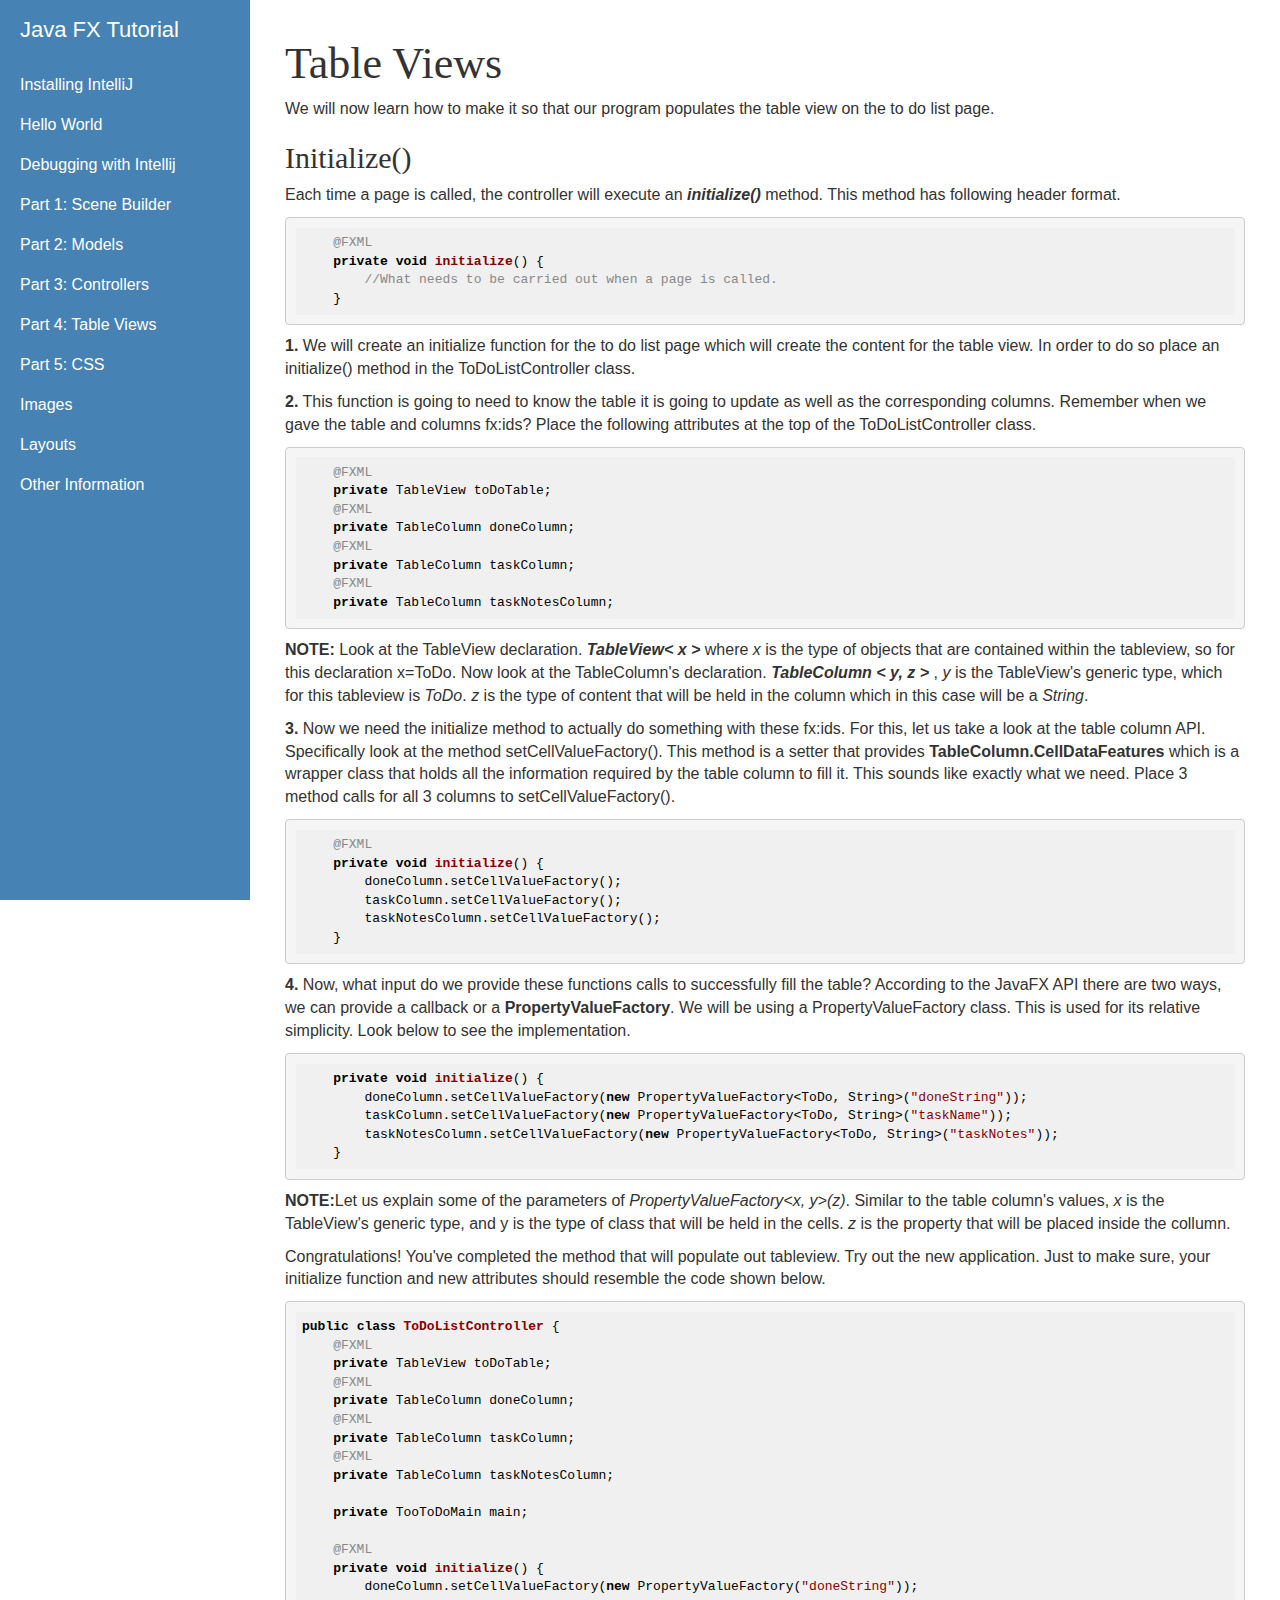
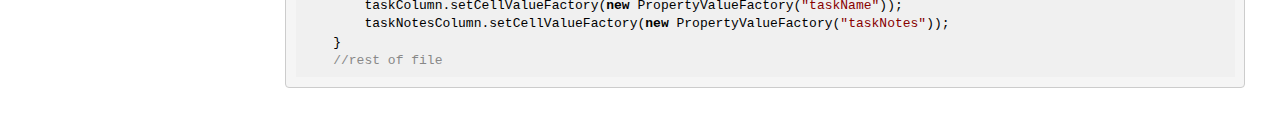
<file: table_view.html>
<!DOCTYPE html>
<html lang="en">

<head>

    <meta charset="utf-8">
    <meta http-equiv="X-UA-Compatible" content="IE=edge">
    <meta name="viewport" content="width=device-width, initial-scale=1">
    <meta name="description" content="">
    <meta name="author" content="">

    <title>IntelliJ Tutorial</title>
    <link rel="shortcut icon" type="image/png" href="images/intellij_icon.png" />

    <!-- Bootstrap Core CSS -->
    <link href="css/bootstrap.css" rel="stylesheet">

    <!-- Custom CSS -->
    <link href="css/simple-sidebar.css" rel="stylesheet">

    <!-- HTML5 Shim and Respond.js IE8 support of HTML5 elements and media queries -->
    <!-- WARNING: Respond.js doesn't work if you view the page via file:// -->
    <!--[if lt IE 9]>
        <script src="https://oss.maxcdn.com/libs/html5shiv/3.7.0/html5shiv.js"></script>
        <script src="https://oss.maxcdn.com/libs/respond.js/1.4.2/respond.min.js"></script>
    <![endif]-->

    <link rel="stylesheet" href="highlight/styles/default.css">
    <script src="highlight/highlight.pack.js"></script>
    <script>hljs.initHighlightingOnLoad();</script>

</head>

<body>

    <div id="wrapper">

        <!-- Sidebar -->
        <div id="sidebar-wrapper">
            <ul class="sidebar-nav">
                <li class="sidebar-brand">
                    <a href="index.html">
                        Java FX Tutorial
                    </a>
                </li>
                <li>
                    <a href="installing_intellij.html">Installing IntelliJ</a>
                </li>
                <li>
                    <a href="hello_world.html">Hello World</a>
                </li>
                <li>
                    <a href="debugging_intellij.html">Debugging with Intellij</a>
                </li>
                <li>
                    <a href="scene_builder.html">Part 1: Scene Builder</a>
                </li>
                <li>
                    <a href="models.html">Part 2: Models</a>
                </li>
                <li>
                    <a href="controllers.html">Part 3: Controllers</a>
                </li>
                <li>
                    <a href="table_view.html">Part 4: Table Views</a>
                </li>
               <li>
                    <a href="css_style_sheets.html">Part 5: CSS</a>
                </li>
                <li>
                    <a href="images.html">Images</a>
                </li>
                <li>
                    <a href="layouts.html">Layouts</a>
                </li>
                <li>
                    <a href="other.html">Other Information</a>
                </li>
            </ul>
        </div>
        <!-- /#sidebar-wrapper -->

        <!-- Page Content -->
        <div id="page-content-wrapper">
            <div class="container-fluid">
                <div class="row">
                    <div class="col-lg-12">
                        <h1>Table Views</h1>
                        <!--<p>This template has a responsive menu toggling system. The menu will appear collapsed on smaller screens, and will appear non-collapsed on larger screens. When toggled using the button below, the menu will appear/disappear. On small screens, the page content will be pushed off canvas.</p>
                        <p>Make sure to keep all page content within the <code>#page-content-wrapper</code>.</p> -->
                        <p>We will now learn how to make it so that our program populates the table view on the to do list page.</p>
                        <h2>Initialize()</h2>
                        <p>Each time a page is called, the controller will execute an <b><i>initialize()</i></b> method.  This method has following header format.</p>
<pre><code class="java">    @FXML
    private void initialize() {
        //What needs to be carried out when a page is called.
    }
</code></pre>
<p><b>1.</b> We will create an initialize function for the to do list page which will create the content for the table view.  In order to do so place an initialize() method in the ToDoListController class.</p>
<p><b>2.</b> This function is going to need to know the table it is going to update as well as the corresponding columns.  Remember when we gave the table and columns fx:ids?  Place the following attributes at the top of the ToDoListController class.</p>
<pre><code class="java">    @FXML
    private TableView<ToDo> toDoTable;
    @FXML
    private TableColumn<ToDo, String> doneColumn;
    @FXML
    private TableColumn<ToDo, String> taskColumn;
    @FXML
    private TableColumn<ToDo, String> taskNotesColumn;
</code></pre>
<p> <b>NOTE:</b> Look at the TableView declaration.  <b><i>TableView&lt x &gt</i></b> where <i>x</i> is the type of objects that are contained within the tableview, so for this declaration x=ToDo.  Now look at the TableColumn's declaration.  <i><b>TableColumn &lt y, z &gt </i></b>, <i>y</i> is the TableView's generic type, which for this tableview is <i>ToDo</i>.  <i>z</i> is the type of content that will be held in the column which in this case will be a <i>String</i>.</p>
<p><b>3.</b> Now we need the initialize method to actually do something with these fx:ids.  For this, let us take a look at the table column API.  Specifically look at the method setCellValueFactory().  This method is a setter that provides <b>TableColumn.CellDataFeatures</b> which is a wrapper class that holds all the information required by the table column to fill it.  This sounds like exactly what we need.  Place 3 method calls for all 3 columns to setCellValueFactory().</p>
<pre><code class="java">    @FXML
    private void initialize() {
        doneColumn.setCellValueFactory();
        taskColumn.setCellValueFactory();
        taskNotesColumn.setCellValueFactory();
    }
</code></pre>
<p><b>4.</b> Now, what input do we provide these functions calls to successfully fill the table?  According to the JavaFX API there are two ways, we can provide a callback or a <b>PropertyValueFactory</b>.  We will be using a PropertyValueFactory class.  This is used for its relative simplicity.  Look below to see the implementation.</p>
<pre><code class="java">    private void initialize() {
        doneColumn.setCellValueFactory(new PropertyValueFactory&ltToDo, String&gt("doneString"));
        taskColumn.setCellValueFactory(new PropertyValueFactory&ltToDo, String&gt("taskName"));
        taskNotesColumn.setCellValueFactory(new PropertyValueFactory&ltToDo, String&gt("taskNotes"));
    }
</code></pre>
<p><b>NOTE:</b>Let us explain some of the parameters of <i>PropertyValueFactory&ltx, y&gt(z)</i>.  Similar to the table column's values, <i>x</i> is the TableView's generic type, and y is the type of class that will be held in the cells. <i>z</i> is the property that will be placed inside the collumn.</p>
<p> Congratulations!  You've completed the method that will populate out tableview.  Try out the new application.  Just to make sure, your initialize function and new attributes should resemble the code shown below.</p>
<pre><code class="java">public class ToDoListController {
    @FXML
    private TableView<ToDo> toDoTable;
    @FXML
    private TableColumn<ToDo, String> doneColumn;
    @FXML
    private TableColumn<ToDo, String> taskColumn;
    @FXML
    private TableColumn<ToDo, String> taskNotesColumn;

    private TooToDoMain main;

    @FXML
    private void initialize() {
        doneColumn.setCellValueFactory(new PropertyValueFactory<ToDo, String>("doneString"));
        taskColumn.setCellValueFactory(new PropertyValueFactory<ToDo, String>("taskName"));
        taskNotesColumn.setCellValueFactory(new PropertyValueFactory<ToDo, String>("taskNotes"));
    }
    //rest of file
</code></pre>
                    </div>
                </div>
            </div>
        </div>
        <!-- /#page-content-wrapper -->

    </div>
    <!-- /#wrapper -->

    <!-- jQuery -->
    <script src="js/jquery.js"></script>

    <!-- Bootstrap Core JavaScript -->
    <script src="js/bootstrap.min.js"></script>

    <!-- Menu Toggle Script -->
    <script>
    $("#menu-toggle").click(function(e) {
        e.preventDefault();
        $("#wrapper").toggleClass("toggled");
    });
    </script>

</body>

</html>
</file>
<file: highlight/styles/default.css>
/*

Original style from softwaremaniacs.org (c) Ivan Sagalaev <Maniac@SoftwareManiacs.Org>

*/

.hljs {
  display: block;
  overflow-x: auto;
  padding: 0.5em;
  background: #f0f0f0;
  -webkit-text-size-adjust: none;
}

.hljs,
.hljs-subst,
.hljs-tag .hljs-title,
.nginx .hljs-title {
  color: black;
}

.hljs-string,
.hljs-title,
.hljs-constant,
.hljs-parent,
.hljs-tag .hljs-value,
.hljs-rules .hljs-value,
.hljs-preprocessor,
.hljs-pragma,
.haml .hljs-symbol,
.ruby .hljs-symbol,
.ruby .hljs-symbol .hljs-string,
.hljs-template_tag,
.django .hljs-variable,
.smalltalk .hljs-class,
.hljs-addition,
.hljs-flow,
.hljs-stream,
.bash .hljs-variable,
.apache .hljs-tag,
.apache .hljs-cbracket,
.tex .hljs-command,
.tex .hljs-special,
.erlang_repl .hljs-function_or_atom,
.asciidoc .hljs-header,
.markdown .hljs-header,
.coffeescript .hljs-attribute {
  color: #800;
}

.smartquote,
.hljs-comment,
.hljs-annotation,
.diff .hljs-header,
.hljs-chunk,
.asciidoc .hljs-blockquote,
.markdown .hljs-blockquote {
  color: #888;
}

.hljs-number,
.hljs-date,
.hljs-regexp,
.hljs-literal,
.hljs-hexcolor,
.smalltalk .hljs-symbol,
.smalltalk .hljs-char,
.go .hljs-constant,
.hljs-change,
.lasso .hljs-variable,
.makefile .hljs-variable,
.asciidoc .hljs-bullet,
.markdown .hljs-bullet,
.asciidoc .hljs-link_url,
.markdown .hljs-link_url {
  color: #080;
}

.hljs-label,
.hljs-javadoc,
.ruby .hljs-string,
.hljs-decorator,
.hljs-filter .hljs-argument,
.hljs-localvars,
.hljs-array,
.hljs-attr_selector,
.hljs-important,
.hljs-pseudo,
.hljs-pi,
.haml .hljs-bullet,
.hljs-doctype,
.hljs-deletion,
.hljs-envvar,
.hljs-shebang,
.apache .hljs-sqbracket,
.nginx .hljs-built_in,
.tex .hljs-formula,
.erlang_repl .hljs-reserved,
.hljs-prompt,
.asciidoc .hljs-link_label,
.markdown .hljs-link_label,
.vhdl .hljs-attribute,
.clojure .hljs-attribute,
.asciidoc .hljs-attribute,
.lasso .hljs-attribute,
.coffeescript .hljs-property,
.hljs-phony {
  color: #88f;
}

.hljs-keyword,
.hljs-id,
.hljs-title,
.hljs-built_in,
.css .hljs-tag,
.hljs-javadoctag,
.hljs-phpdoc,
.hljs-dartdoc,
.hljs-yardoctag,
.smalltalk .hljs-class,
.hljs-winutils,
.bash .hljs-variable,
.apache .hljs-tag,
.hljs-type,
.hljs-typename,
.tex .hljs-command,
.asciidoc .hljs-strong,
.markdown .hljs-strong,
.hljs-request,
.hljs-status {
  font-weight: bold;
}

.asciidoc .hljs-emphasis,
.markdown .hljs-emphasis {
  font-style: italic;
}

.nginx .hljs-built_in {
  font-weight: normal;
}

.coffeescript .javascript,
.javascript .xml,
.lasso .markup,
.tex .hljs-formula,
.xml .javascript,
.xml .vbscript,
.xml .css,
.xml .hljs-cdata {
  opacity: 0.5;
}
</file>
<file: css/simple-sidebar.css>
/*!
 * Start Bootstrap - Simple Sidebar HTML Template (http://startbootstrap.com)
 * Code licensed under the Apache License v2.0.
 * For details, see http://www.apache.org/licenses/LICENSE-2.0.
 */

/* Toggle Styles */

#wrapper {
    padding-left: 0;
    -webkit-transition: all 0.5s ease;
    -moz-transition: all 0.5s ease;
    -o-transition: all 0.5s ease;
    transition: all 0.5s ease;
}

#wrapper.toggled {
    padding-left: 250px;
}

#sidebar-wrapper {
    z-index: 1000;
    position: fixed;
    left: 250px;
    width: 0;
    height: 100%;
    margin-left: -250px;
    overflow-y: auto;
    background: #4682b4;
    -webkit-transition: all 0.5s ease;
    -moz-transition: all 0.5s ease;
    -o-transition: all 0.5s ease;
    transition: all 0.5s ease;
}

#wrapper.toggled #sidebar-wrapper {
    width: 250px;
}

#page-content-wrapper {
    width: 100%;
    position: absolute;
    padding: 15px;
}

#wrapper.toggled #page-content-wrapper {
    position: absolute;
    margin-right: -250px;
}

/* Sidebar Styles */

.sidebar-nav {
    position: absolute;
    top: 0;
    width: 250px;
    margin: 0;
    padding: 0;
    list-style: none;
}

.sidebar-nav li {
    text-indent: 20px;
    line-height: 40px;
}

.sidebar-nav li a {
    display: block;
    text-decoration: none;
    color: #fff;
}

.sidebar-nav li a:hover {
    text-decoration: none;
    color: #fff;
    background: rgba(255,255,255,0.2);
}

.sidebar-nav li a:active,
.sidebar-nav li a:focus {
    text-decoration: none;
}

.sidebar-nav > .sidebar-brand {
    height: 65px;
    font-size: 22px;
    line-height: 60px;
}

.sidebar-nav > .sidebar-brand a {
    color: #fff;
}

.sidebar-nav > .sidebar-brand a:hover {
    color: #fff;
    background: none;
}

@media(min-width:768px) {
    #wrapper {
        padding-left: 250px;
    }

    #wrapper.toggled {
        padding-left: 0;
    }

    #sidebar-wrapper {
        width: 250px;
    }

    #wrapper.toggled #sidebar-wrapper {
        width: 0;
    }

    #page-content-wrapper {
        padding: 20px;
        position: relative;
    }

    #wrapper.toggled #page-content-wrapper {
        position: relative;
        margin-right: 0;
    }
}
</file>
